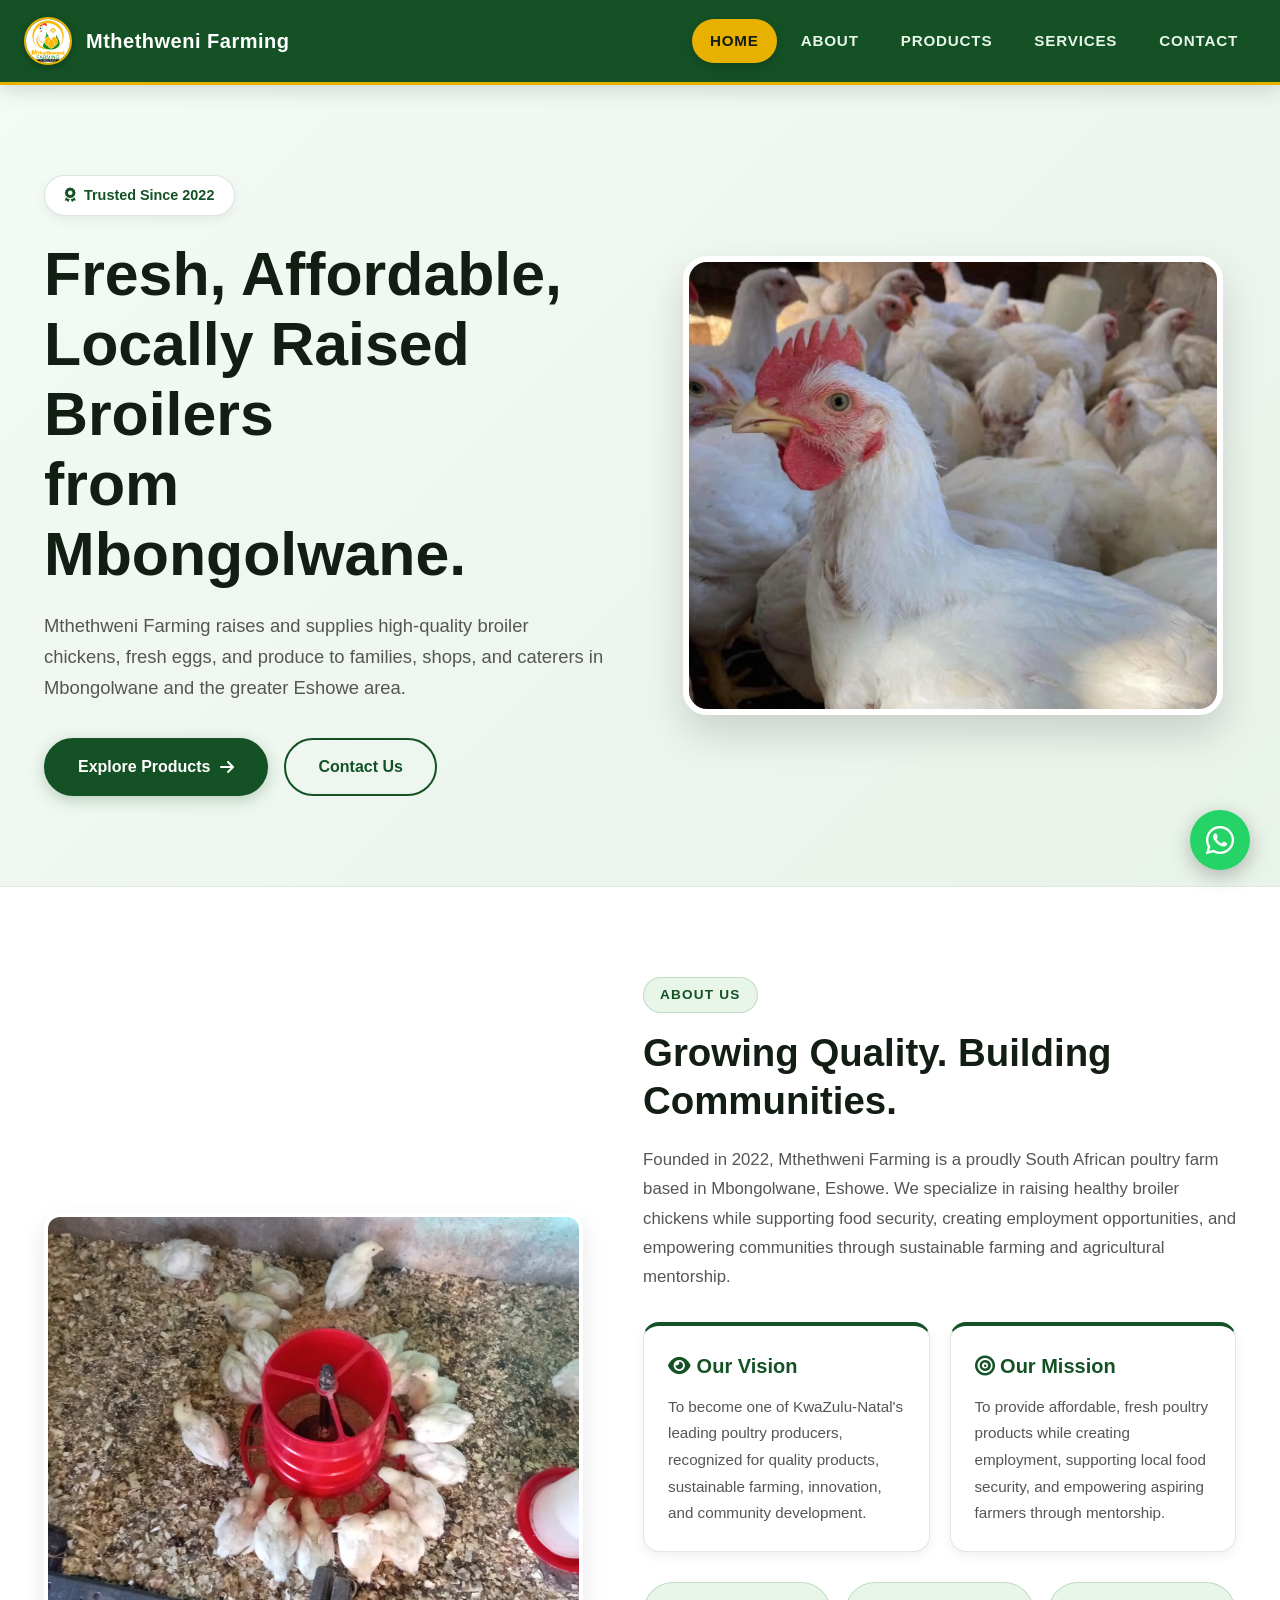
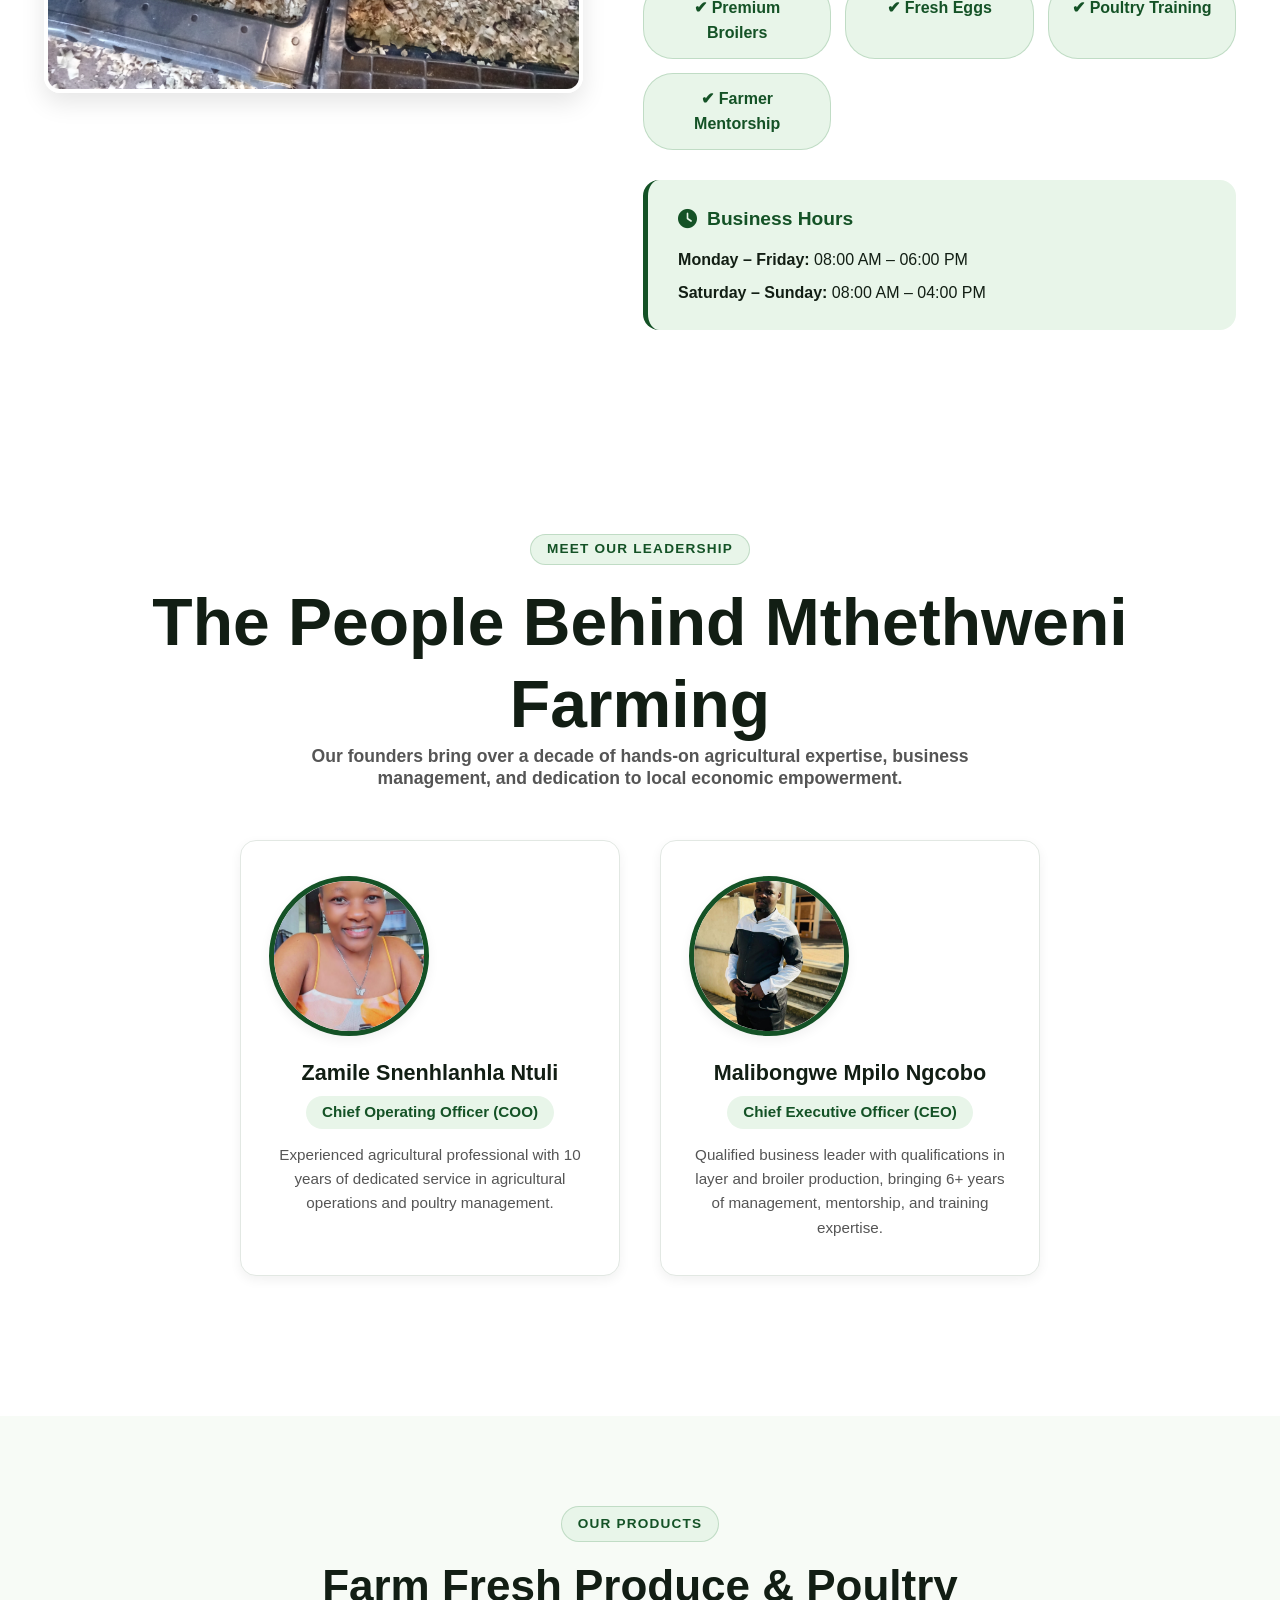
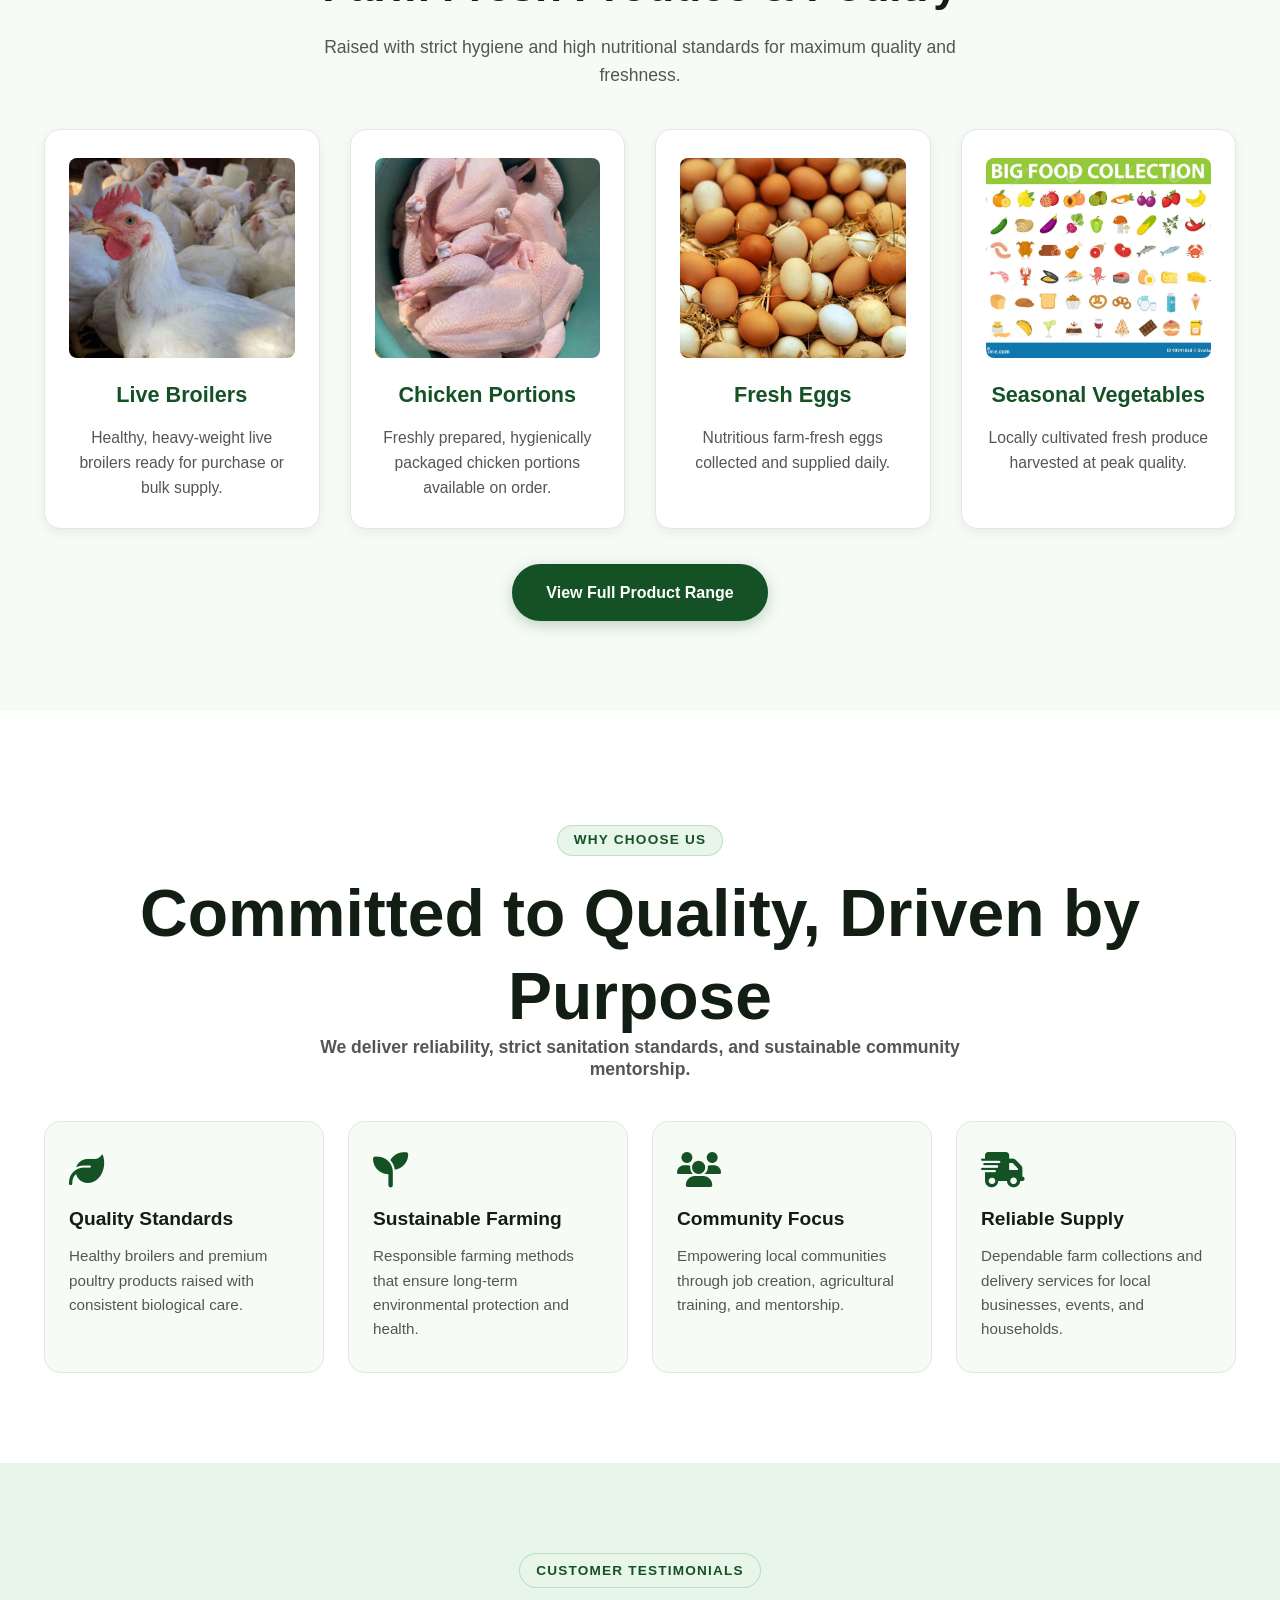
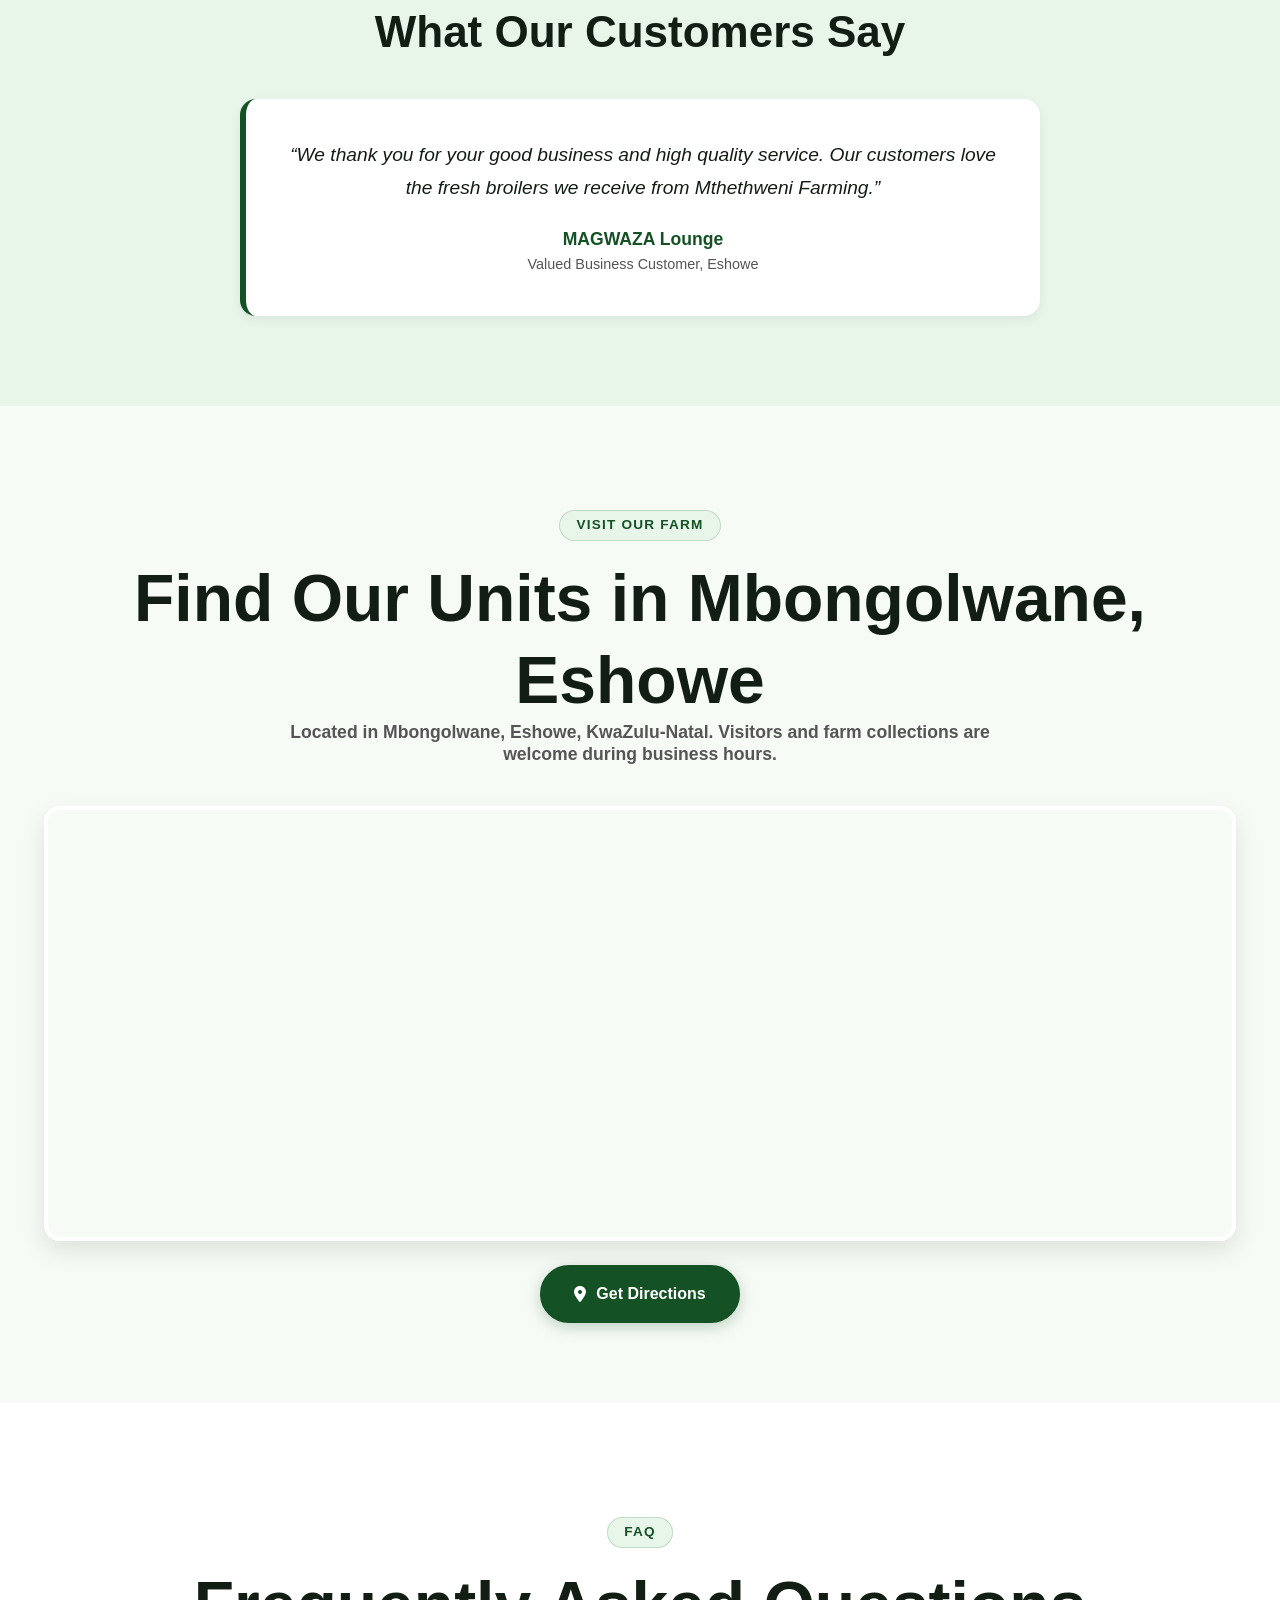
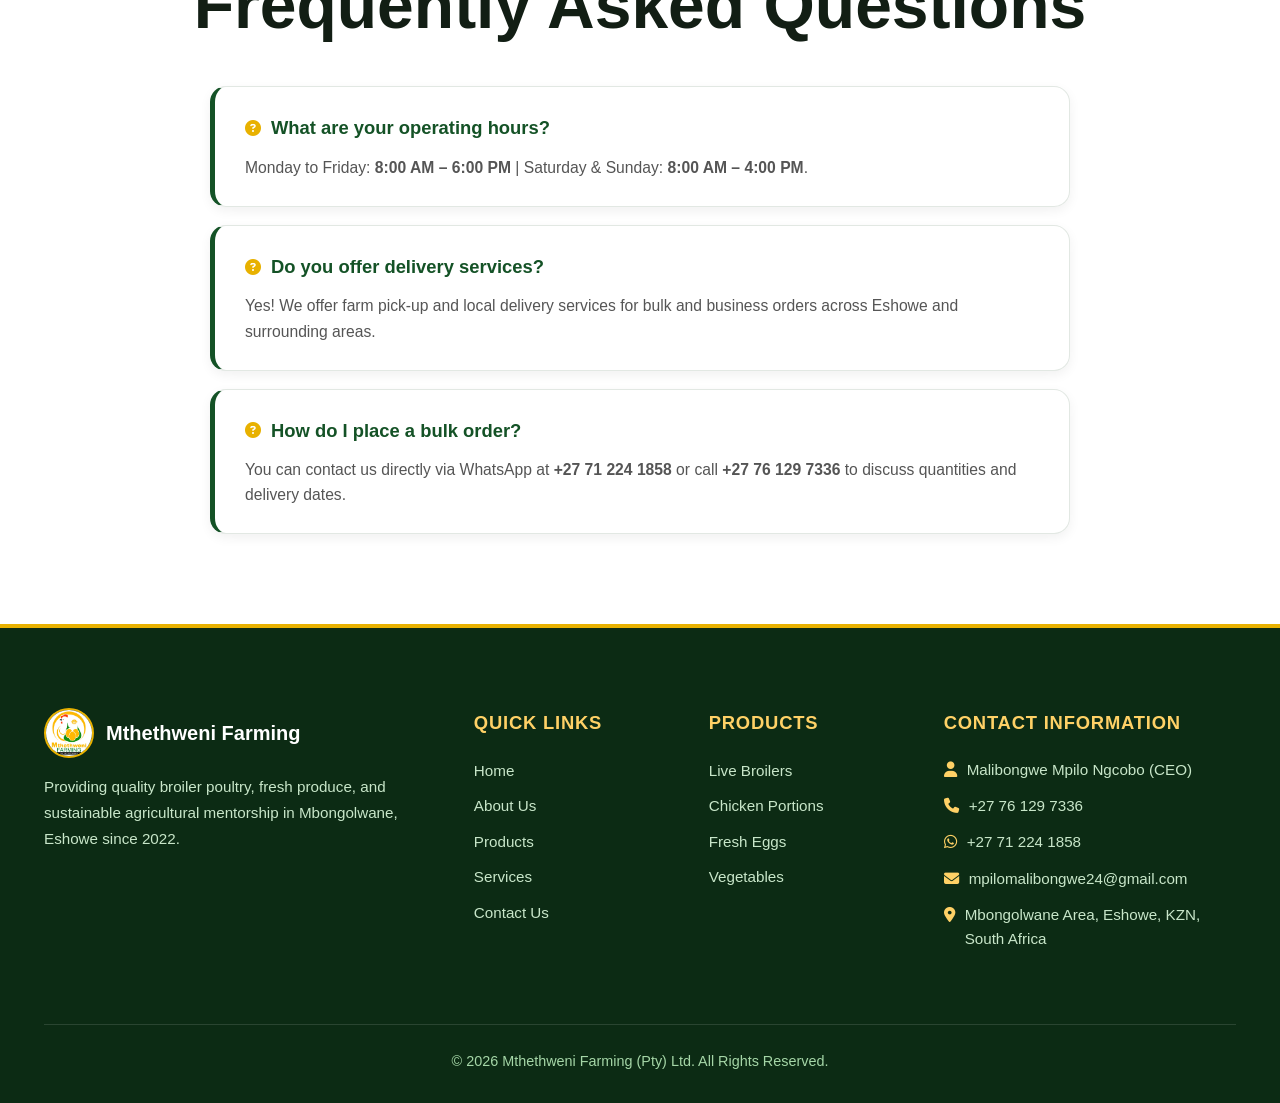
<file: index.html>
<!DOCTYPE html>
<html lang="en">
<head>
    <meta charset="UTF-8">
    <meta name="viewport" content="width=device-width, initial-scale=1.0">
    <title>Home | Mthethweni Farming (Pty) Ltd</title>
    <meta name="description" content="Mthethweni Farming produces fresh, affordable, locally raised broiler chickens, eggs, and agricultural training in Mbongolwane, Eshowe.">
    <link rel="stylesheet" href="styles.css">
    <link rel="stylesheet" href="https://cdnjs.cloudflare.com/ajax/libs/font-awesome/6.5.2/css/all.min.css">
    <script src="script.js" defer></script>
</head>
<body>

    <!-- Navigation Bar -->
    <nav class="navbar">
        <div class="navbar__container">
            <a href="index.html" id="navbar__logo">
                <img src="image/logo.jpg" alt="Mthethweni Farming Logo" class="logo">
                <span>Mthethweni Farming</span>
            </a>
            <div class="navbar__toggle" id="mobile-menu">
                <span class="bar"></span>
                <span class="bar"></span>
                <span class="bar"></span>
            </div>
            <ul class="navbar__menu">
                <li class="navbar__item">
                    <a href="index.html" class="navbar__links active">HOME</a>
                </li>
                <li class="navbar__item">
                    <a href="about.html" class="navbar__links">ABOUT</a>
                </li>
                <li class="navbar__item">
                    <a href="product.html" class="navbar__links">PRODUCTS</a>
                </li>
                <li class="navbar__item">
                    <a href="service.html" class="navbar__links">SERVICES</a>
                </li>
                <li class="navbar__item">
                    <a href="contact.html" class="navbar__links">CONTACT</a>
                </li>
            </ul>
        </div>
    </nav>

    <!-- Floating WhatsApp Button -->
    <a href="https://wa.me/27712241858" class="whatsapp_float" target="_blank" rel="noopener noreferrer" aria-label="Chat on WhatsApp">
        <i class="fa-brands fa-whatsapp"></i>
    </a>

    <!-- Hero Section -->
    <header class="hero">
        <div class="container">
            <div class="hero-content">
                <div class="hero-text">
                    <div class="hero-badge">
                        <i class="fa-solid fa-award"></i> Trusted Since 2022
                    </div>
                    <h1>Fresh, Affordable,<br>Locally Raised Broilers<br>from Mbongolwane.</h1>
                    <p>
                        Mthethweni Farming raises and supplies high-quality broiler chickens, fresh eggs, and produce to families, shops, and caterers in Mbongolwane and the greater Eshowe area.
                    </p>
                    <div class="hero-buttons">
                        <a href="product.html" class="btn-primary">
                            Explore Products <i class="fa-solid fa-arrow-right"></i>
                        </a>
                        <a href="contact.html" class="btn-secondary">
                            Contact Us
                        </a>
                    </div>
                </div>
                <div class="hero-image">
                    <img src="image/broilers.png" alt="Healthy broiler chickens raised with care at Mthethweni Farming">
                </div>
            </div>
        </div>
    </header>

    <!-- About Brief Section -->
    <section class="section about">
        <div class="container about-container">
            <div class="about-image">
                <img src="image/about-farm.jpg" alt="Mthethweni Farming Poultry Facilities">
            </div>
            <div class="about-content">
                <span class="section-tag">About Us</span>
                <h2>Growing Quality. Building Communities.</h2>
                <p>
                    Founded in 2022, Mthethweni Farming is a proudly South African poultry farm based in Mbongolwane, Eshowe. We specialize in raising healthy broiler chickens while supporting food security, creating employment opportunities, and empowering communities through sustainable farming and agricultural mentorship.
                </p>
                <div class="about-grid">
                    <div class="about-card">
                        <h3><i class="fa-solid fa-eye"></i> Our Vision</h3>
                        <p>To become one of KwaZulu-Natal's leading poultry producers, recognized for quality products, sustainable farming, innovation, and community development.</p>
                    </div>
                    <div class="about-card">
                        <h3><i class="fa-solid fa-bullseye"></i> Our Mission</h3>
                        <p>To provide affordable, fresh poultry products while creating employment, supporting local food security, and empowering aspiring farmers through mentorship.</p>
                    </div>
                </div>
                <ul class="about-checklist">
                    <li>&#10004; Premium Broilers</li>
                    <li>&#10004; Fresh Eggs</li>
                    <li>&#10004; Poultry Training</li>
                    <li>&#10004; Farmer Mentorship</li>
                </ul>
                <div class="business-hours">
                    <h3><i class="fa-solid fa-clock"></i> Business Hours</h3>
                    <ul>
                        <li><strong>Monday – Friday:</strong> 08:00 AM – 06:00 PM</li>
                        <li><strong>Saturday – Sunday:</strong> 08:00 AM – 04:00 PM</li>
                    </ul>
                </div>
            </div>
        </div>
    </section>

    <!-- Founders Section -->
    <section class="section why-us">
        <div class="container">
            <div class="section-title text-center">
                <span class="section-tag">Meet Our Leadership</span>
                <h2>The People Behind Mthethweni Farming</h2>
                <p class="section-description">
                    Our founders bring over a decade of hands-on agricultural expertise, business management, and dedication to local economic empowerment.
                </p>
            </div>
            <div class="owners">
                <div class="owner">
                    <img src="image/LadyOwner.jpg" alt="Zamile Snenhlanhla Ntuli">
                    <h3>Zamile Snenhlanhla Ntuli</h3>
                    <span class="role">Chief Operating Officer (COO)</span>
                    <p>Experienced agricultural professional with 10 years of dedicated service in agricultural operations and poultry management.</p>
                </div>
                <div class="owner">
                    <img src="image/MaleOwner.jpg" alt="Malibongwe Mpilo Ngcobo">
                    <h3>Malibongwe Mpilo Ngcobo</h3>
                    <span class="role">Chief Executive Officer (CEO)</span>
                    <p>Qualified business leader with qualifications in layer and broiler production, bringing 6+ years of management, mentorship, and training expertise.</p>
                </div>
            </div>
        </div>
    </section>

    <!-- Products Showcase Section -->
    <section class="section products-section">
        <div class="container text-center">
            <span class="section-tag">Our Products</span>
            <h2 class="section-title">Farm Fresh Produce & Poultry</h2>
            <p class="section-description">
                Raised with strict hygiene and high nutritional standards for maximum quality and freshness.
            </p>
            <div class="card-grid">
                <div class="card">
                    <div class="card-img-wrapper">
                        <img src="image/broilers.png" alt="Live Broiler Chickens">
                    </div>
                    <h3>Live Broilers</h3>
                    <p>Healthy, heavy-weight live broilers ready for purchase or bulk supply.</p>
                </div>
                <div class="card">
                    <div class="card-img-wrapper">
                        <img src="image/portions.png" alt="Fresh Chicken Portions">
                    </div>
                    <h3>Chicken Portions</h3>
                    <p>Freshly prepared, hygienically packaged chicken portions available on order.</p>
                </div>
                <div class="card">
                    <div class="card-img-wrapper">
                        <img src="image/eggs.jpg" alt="Fresh Farm Eggs">
                    </div>
                    <h3>Fresh Eggs</h3>
                    <p>Nutritious farm-fresh eggs collected and supplied daily.</p>
                </div>
                <div class="card">
                    <div class="card-img-wrapper">
                        <img src="image/vegetables.jpg" alt="Fresh Vegetables">
                    </div>
                    <h3>Seasonal Vegetables</h3>
                    <p>Locally cultivated fresh produce harvested at peak quality.</p>
                </div>
            </div>
            <div style="margin-top: 35px;">
                <a href="product.html" class="btn-primary">View Full Product Range</a>
            </div>
        </div>
    </section>

    <!-- Why Choose Us Features Grid -->
    <section class="section">
        <div class="container">
            <div class="section-title text-center">
                <span class="section-tag">Why Choose Us</span>
                <h2>Committed to Quality, Driven by Purpose</h2>
                <p class="section-description">
                    We deliver reliability, strict sanitation standards, and sustainable community mentorship.
                </p>
            </div>
            <div class="features">
                <div class="feature-card">
                    <i class="fa-solid fa-leaf"></i>
                    <h3>Quality Standards</h3>
                    <p>Healthy broilers and premium poultry products raised with consistent biological care.</p>
                </div>
                <div class="feature-card">
                    <i class="fa-solid fa-seedling"></i>
                    <h3>Sustainable Farming</h3>
                    <p>Responsible farming methods that ensure long-term environmental protection and health.</p>
                </div>
                <div class="feature-card">
                    <i class="fa-solid fa-users"></i>
                    <h3>Community Focus</h3>
                    <p>Empowering local communities through job creation, agricultural training, and mentorship.</p>
                </div>
                <div class="feature-card">
                    <i class="fa-solid fa-truck-fast"></i>
                    <h3>Reliable Supply</h3>
                    <p>Dependable farm collections and delivery services for local businesses, events, and households.</p>
                </div>
            </div>
        </div>
    </section>

    <!-- Testimonials Section -->
    <section class="testimonials-section">
        <div class="container text-center">
            <span class="section-tag">Customer Testimonials</span>
            <h2 class="section-title">What Our Customers Say</h2>
            <div class="testimonial-card" style="margin-top: 40px;">
                <p class="testimonial-text">
                    &ldquo;We thank you for your good business and high quality service. Our customers love the fresh broilers we receive from Mthethweni Farming.&rdquo;
                </p>
                <p class="testimonial-author">MAGWAZA Lounge</p>
                <p class="testimonial-role">Valued Business Customer, Eshowe</p>
            </div>
        </div>
    </section>

    <!-- Map & Location Section -->
    <section class="section map-section">
        <div class="container">
            <div class="section-title text-center">
                <span class="section-tag">Visit Our Farm</span>
                <h2>Find Our Units in Mbongolwane, Eshowe</h2>
                <p class="section-description">
                    Located in Mbongolwane, Eshowe, KwaZulu-Natal. Visitors and farm collections are welcome during business hours.
                </p>
            </div>
            <div class="map-container">
                <iframe
                    src="https://www.google.com/maps?q=-28.920222,31.228056&output=embed"
                    allowfullscreen=""
                    loading="lazy"
                    title="Mthethweni Farming Location Map">
                </iframe>
            </div>
            <div class="get-directions">
                <a href="https://www.google.com/maps/dir/?api=1&destination=-28.920222,31.228056" target="_blank" rel="noopener noreferrer" class="btn-primary">
                    <i class="fa-solid fa-location-dot"></i> Get Directions
                </a>
            </div>
        </div>
    </section>

    <!-- FAQ Section -->
    <section class="section faq">
        <div class="container">
            <div class="section-title text-center">
                <span class="section-tag">FAQ</span>
                <h2>Frequently Asked Questions</h2>
            </div>
            <div class="faq-container">
                <div class="faq-item">
                    <h3><i class="fa-solid fa-circle-question"></i> What are your operating hours?</h3>
                    <p>Monday to Friday: <strong>8:00 AM – 6:00 PM</strong> | Saturday & Sunday: <strong>8:00 AM – 4:00 PM</strong>.</p>
                </div>
                <div class="faq-item">
                    <h3><i class="fa-solid fa-circle-question"></i> Do you offer delivery services?</h3>
                    <p>Yes! We offer farm pick-up and local delivery services for bulk and business orders across Eshowe and surrounding areas.</p>
                </div>
                <div class="faq-item">
                    <h3><i class="fa-solid fa-circle-question"></i> How do I place a bulk order?</h3>
                    <p>You can contact us directly via WhatsApp at <strong>+27 71 224 1858</strong> or call <strong>+27 76 129 7336</strong> to discuss quantities and delivery dates.</p>
                </div>
            </div>
        </div>
    </section>

    <!-- Footer -->
    <footer class="footer">
        <div class="container">
            <div class="footer__container">
                <div class="footer__column">
                    <div class="footer__logo-wrap">
                        <img src="image/logo.jpg" alt="Mthethweni Farming Logo">
                        <span>Mthethweni Farming</span>
                    </div>
                    <p>Providing quality broiler poultry, fresh produce, and sustainable agricultural mentorship in Mbongolwane, Eshowe since 2022.</p>
                </div>
                <div class="footer__column">
                    <h3>Quick Links</h3>
                    <ul>
                        <li><a href="index.html">Home</a></li>
                        <li><a href="about.html">About Us</a></li>
                        <li><a href="product.html">Products</a></li>
                        <li><a href="service.html">Services</a></li>
                        <li><a href="contact.html">Contact Us</a></li>
                    </ul>
                </div>
                <div class="footer__column">
                    <h3>Products</h3>
                    <ul>
                        <li><a href="product.html">Live Broilers</a></li>
                        <li><a href="product.html">Chicken Portions</a></li>
                        <li><a href="product.html">Fresh Eggs</a></li>
                        <li><a href="product.html">Vegetables</a></li>
                    </ul>
                </div>
                <div class="footer__column">
                    <h3>Contact Information</h3>
                    <div class="footer__contact-item">
                        <i class="fa-solid fa-user"></i>
                        <span>Malibongwe Mpilo Ngcobo (CEO)</span>
                    </div>
                    <div class="footer__contact-item">
                        <i class="fa-solid fa-phone"></i>
                        <span>+27 76 129 7336</span>
                    </div>
                    <div class="footer__contact-item">
                        <i class="fa-brands fa-whatsapp"></i>
                        <span>+27 71 224 1858</span>
                    </div>
                    <div class="footer__contact-item">
                        <i class="fa-solid fa-envelope"></i>
                        <span>mpilomalibongwe24@gmail.com</span>
                    </div>
                    <div class="footer__contact-item">
                        <i class="fa-solid fa-location-dot"></i>
                        <span>Mbongolwane Area, Eshowe, KZN, South Africa</span>
                    </div>
                </div>
            </div>
            <div class="footer-bottom">
                <p>&copy; 2026 Mthethweni Farming (Pty) Ltd. All Rights Reserved.</p>
            </div>
        </div>
    </footer>

</body>
</html>
</file>
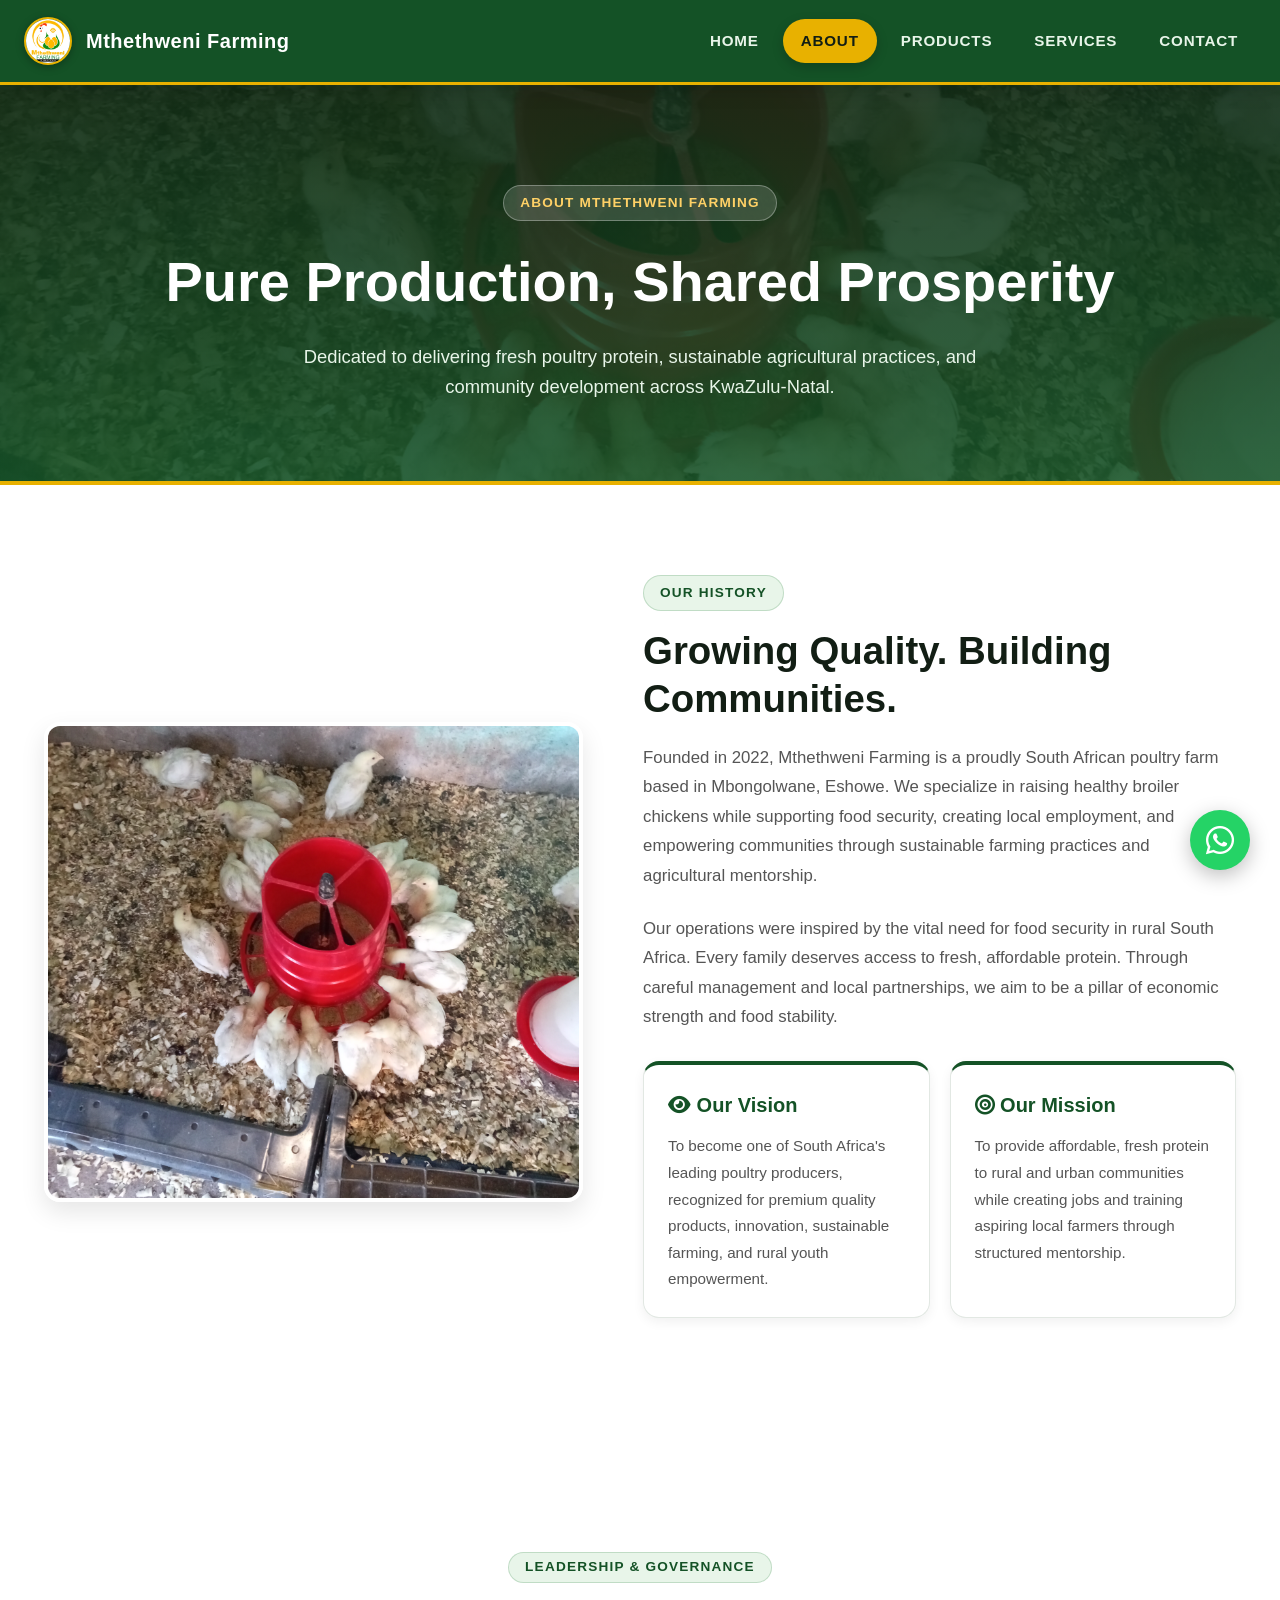
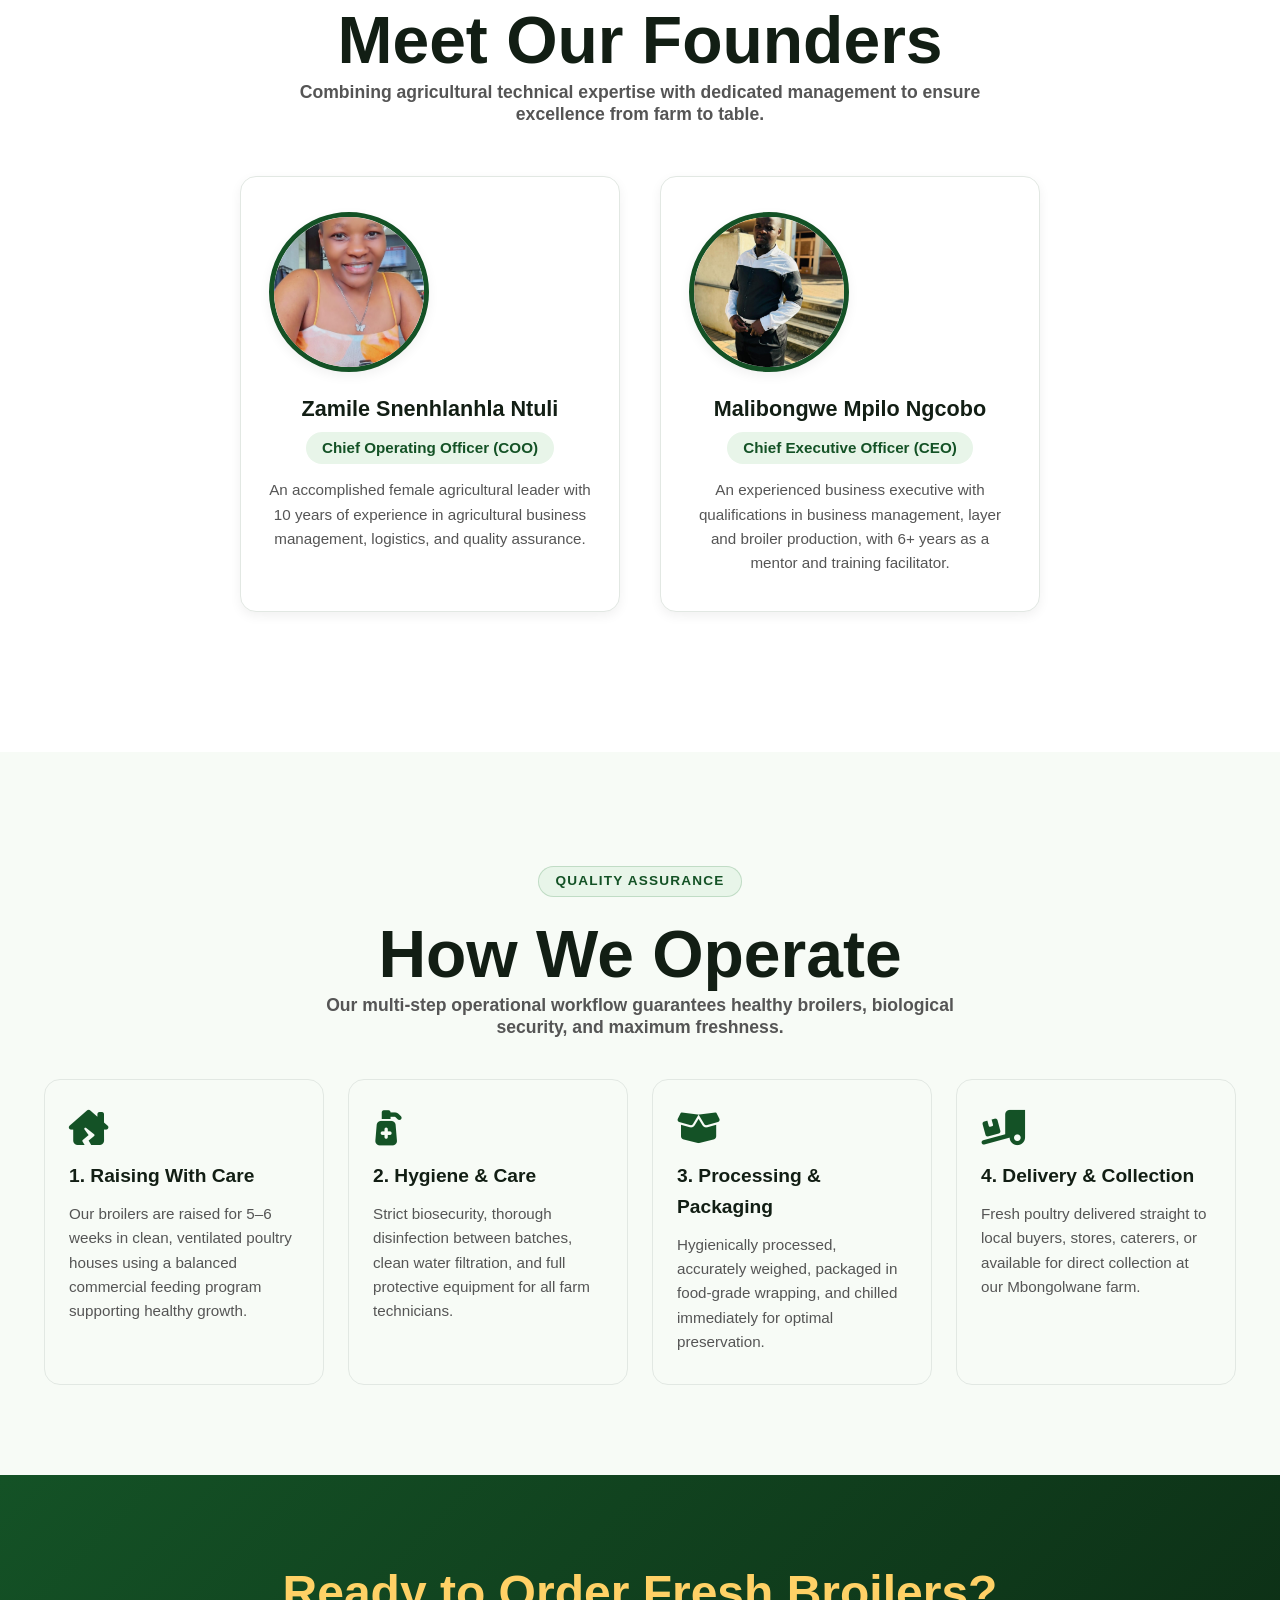
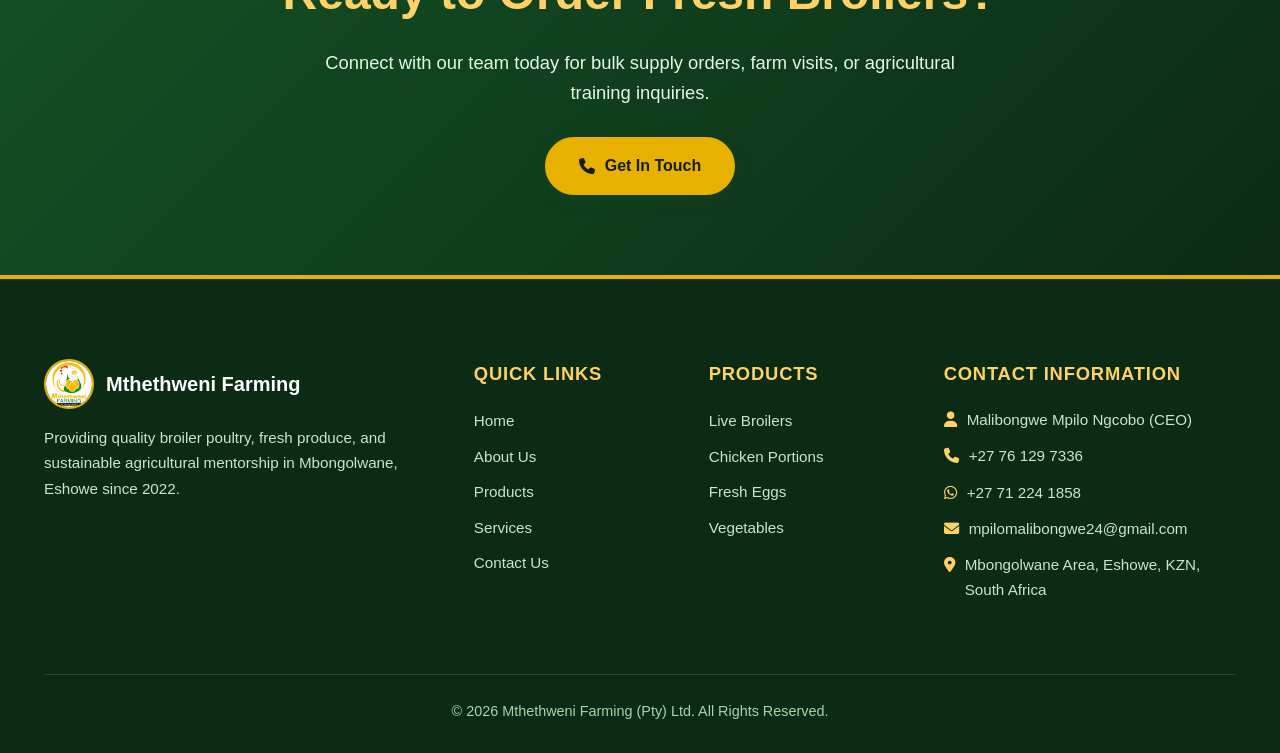
<file: about.html>
<!DOCTYPE html>
<html lang="en">
<head>
    <meta charset="UTF-8">
    <meta name="viewport" content="width=device-width, initial-scale=1.0">
    <title>About Us | Mthethweni Farming (Pty) Ltd</title>
    <meta name="description" content="Learn about Mthethweni Farming's mission, leadership, vision, and sustainable poultry farming practices in Mbongolwane, Eshowe.">
    <link rel="stylesheet" href="styles.css">
    <link rel="stylesheet" href="https://cdnjs.cloudflare.com/ajax/libs/font-awesome/6.5.2/css/all.min.css">
    <script src="script.js" defer></script>
</head>
<body>

    <!-- Navigation Bar -->
    <nav class="navbar">
        <div class="navbar__container">
            <a href="index.html" id="navbar__logo">
                <img src="image/logo.jpg" alt="Mthethweni Farming Logo" class="logo">
                <span>Mthethweni Farming</span>
            </a>
            <div class="navbar__toggle" id="mobile-menu">
                <span class="bar"></span>
                <span class="bar"></span>
                <span class="bar"></span>
            </div>
            <ul class="navbar__menu">
                <li class="navbar__item">
                    <a href="index.html" class="navbar__links">HOME</a>
                </li>
                <li class="navbar__item">
                    <a href="about.html" class="navbar__links active">ABOUT</a>
                </li>
                <li class="navbar__item">
                    <a href="product.html" class="navbar__links">PRODUCTS</a>
                </li>
                <li class="navbar__item">
                    <a href="service.html" class="navbar__links">SERVICES</a>
                </li>
                <li class="navbar__item">
                    <a href="contact.html" class="navbar__links">CONTACT</a>
                </li>
            </ul>
        </div>
    </nav>

    <!-- Floating WhatsApp Button -->
    <a href="https://wa.me/27712241858" class="whatsapp_float" target="_blank" rel="noopener noreferrer" aria-label="Chat on WhatsApp">
        <i class="fa-brands fa-whatsapp"></i>
    </a>

    <!-- Page Hero Banner -->
    <section class="page-hero page-hero--about">
        <div class="container">
            <span class="section-tag">About Mthethweni Farming</span>
            <h1>Pure Production, Shared Prosperity</h1>
            <p>Dedicated to delivering fresh poultry protein, sustainable agricultural practices, and community development across KwaZulu-Natal.</p>
        </div>
    </section>

    <!-- About Detailed Section -->
    <section class="section">
        <div class="container about-container">
            <div class="about-image">
                <img src="image/about-farm.jpg" alt="Mthethweni Farming Poultry Facilities">
            </div>
            <div class="about-content">
                <span class="section-tag">Our History</span>
                <h2>Growing Quality. Building Communities.</h2>
                <p>
                    Founded in 2022, Mthethweni Farming is a proudly South African poultry farm based in Mbongolwane, Eshowe. We specialize in raising healthy broiler chickens while supporting food security, creating local employment, and empowering communities through sustainable farming practices and agricultural mentorship.
                </p>
                <p>
                    Our operations were inspired by the vital need for food security in rural South Africa. Every family deserves access to fresh, affordable protein. Through careful management and local partnerships, we aim to be a pillar of economic strength and food stability.
                </p>
                <div class="about-grid">
                    <div class="about-card">
                        <h3><i class="fa-solid fa-eye"></i> Our Vision</h3>
                        <p>To become one of South Africa's leading poultry producers, recognized for premium quality products, innovation, sustainable farming, and rural youth empowerment.</p>
                    </div>
                    <div class="about-card">
                        <h3><i class="fa-solid fa-bullseye"></i> Our Mission</h3>
                        <p>To provide affordable, fresh protein to rural and urban communities while creating jobs and training aspiring local farmers through structured mentorship.</p>
                    </div>
                </div>
            </div>
        </div>
    </section>

    <!-- Leadership Section -->
    <section class="section why-us">
        <div class="container">
            <div class="section-title text-center">
                <span class="section-tag">Leadership & Governance</span>
                <h2>Meet Our Founders</h2>
                <p class="section-description">
                    Combining agricultural technical expertise with dedicated management to ensure excellence from farm to table.
                </p>
            </div>
            <div class="owners">
                <div class="owner">
                    <img src="image/LadyOwner.jpg" alt="Zamile Snenhlanhla Ntuli">
                    <h3>Zamile Snenhlanhla Ntuli</h3>
                    <span class="role">Chief Operating Officer (COO)</span>
                    <p>An accomplished female agricultural leader with 10 years of experience in agricultural business management, logistics, and quality assurance.</p>
                </div>
                <div class="owner">
                    <img src="image/MaleOwner.jpg" alt="Malibongwe Mpilo Ngcobo">
                    <h3>Malibongwe Mpilo Ngcobo</h3>
                    <span class="role">Chief Executive Officer (CEO)</span>
                    <p>An experienced business executive with qualifications in business management, layer and broiler production, with 6+ years as a mentor and training facilitator.</p>
                </div>
            </div>
        </div>
    </section>

    <!-- How We Do It / Operational Standards -->
    <section class="section products-section">
        <div class="container">
            <div class="section-title text-center">
                <span class="section-tag">Quality Assurance</span>
                <h2>How We Operate</h2>
                <p class="section-description">
                    Our multi-step operational workflow guarantees healthy broilers, biological security, and maximum freshness.
                </p>
            </div>
            <div class="features">
                <div class="feature-card">
                    <i class="fa-solid fa-house-chimney-crack"></i>
                    <h3>1. Raising With Care</h3>
                    <p>Our broilers are raised for 5–6 weeks in clean, ventilated poultry houses using a balanced commercial feeding program supporting healthy growth.</p>
                </div>
                <div class="feature-card">
                    <i class="fa-solid fa-pump-medical"></i>
                    <h3>2. Hygiene & Care</h3>
                    <p>Strict biosecurity, thorough disinfection between batches, clean water filtration, and full protective equipment for all farm technicians.</p>
                </div>
                <div class="feature-card">
                    <i class="fa-solid fa-box-open"></i>
                    <h3>3. Processing & Packaging</h3>
                    <p>Hygienically processed, accurately weighed, packaged in food-grade wrapping, and chilled immediately for optimal preservation.</p>
                </div>
                <div class="feature-card">
                    <i class="fa-solid fa-truck-ramp-box"></i>
                    <h3>4. Delivery & Collection</h3>
                    <p>Fresh poultry delivered straight to local buyers, stores, caterers, or available for direct collection at our Mbongolwane farm.</p>
                </div>
            </div>
        </div>
    </section>

    <!-- Call to Action Banner -->
    <section class="cta-banner">
        <div class="container">
            <h2>Ready to Order Fresh Broilers?</h2>
            <p>Connect with our team today for bulk supply orders, farm visits, or agricultural training inquiries.</p>
            <a href="contact.html" class="btn-primary" style="background: var(--accent-gold); color: var(--dark) !important; border-color: var(--accent-gold);">
                <i class="fa-solid fa-phone"></i> Get In Touch
            </a>
        </div>
    </section>

    <!-- Footer -->
    <footer class="footer">
        <div class="container">
            <div class="footer__container">
                <div class="footer__column">
                    <div class="footer__logo-wrap">
                        <img src="image/logo.jpg" alt="Mthethweni Farming Logo">
                        <span>Mthethweni Farming</span>
                    </div>
                    <p>Providing quality broiler poultry, fresh produce, and sustainable agricultural mentorship in Mbongolwane, Eshowe since 2022.</p>
                </div>
                <div class="footer__column">
                    <h3>Quick Links</h3>
                    <ul>
                        <li><a href="index.html">Home</a></li>
                        <li><a href="about.html">About Us</a></li>
                        <li><a href="product.html">Products</a></li>
                        <li><a href="service.html">Services</a></li>
                        <li><a href="contact.html">Contact Us</a></li>
                    </ul>
                </div>
                <div class="footer__column">
                    <h3>Products</h3>
                    <ul>
                        <li><a href="product.html">Live Broilers</a></li>
                        <li><a href="product.html">Chicken Portions</a></li>
                        <li><a href="product.html">Fresh Eggs</a></li>
                        <li><a href="product.html">Vegetables</a></li>
                    </ul>
                </div>
                <div class="footer__column">
                    <h3>Contact Information</h3>
                    <div class="footer__contact-item">
                        <i class="fa-solid fa-user"></i>
                        <span>Malibongwe Mpilo Ngcobo (CEO)</span>
                    </div>
                    <div class="footer__contact-item">
                        <i class="fa-solid fa-phone"></i>
                        <span>+27 76 129 7336</span>
                    </div>
                    <div class="footer__contact-item">
                        <i class="fa-brands fa-whatsapp"></i>
                        <span>+27 71 224 1858</span>
                    </div>
                    <div class="footer__contact-item">
                        <i class="fa-solid fa-envelope"></i>
                        <span>mpilomalibongwe24@gmail.com</span>
                    </div>
                    <div class="footer__contact-item">
                        <i class="fa-solid fa-location-dot"></i>
                        <span>Mbongolwane Area, Eshowe, KZN, South Africa</span>
                    </div>
                </div>
            </div>
            <div class="footer-bottom">
                <p>&copy; 2026 Mthethweni Farming (Pty) Ltd. All Rights Reserved.</p>
            </div>
        </div>
    </footer>

</body>
</html>
</file>
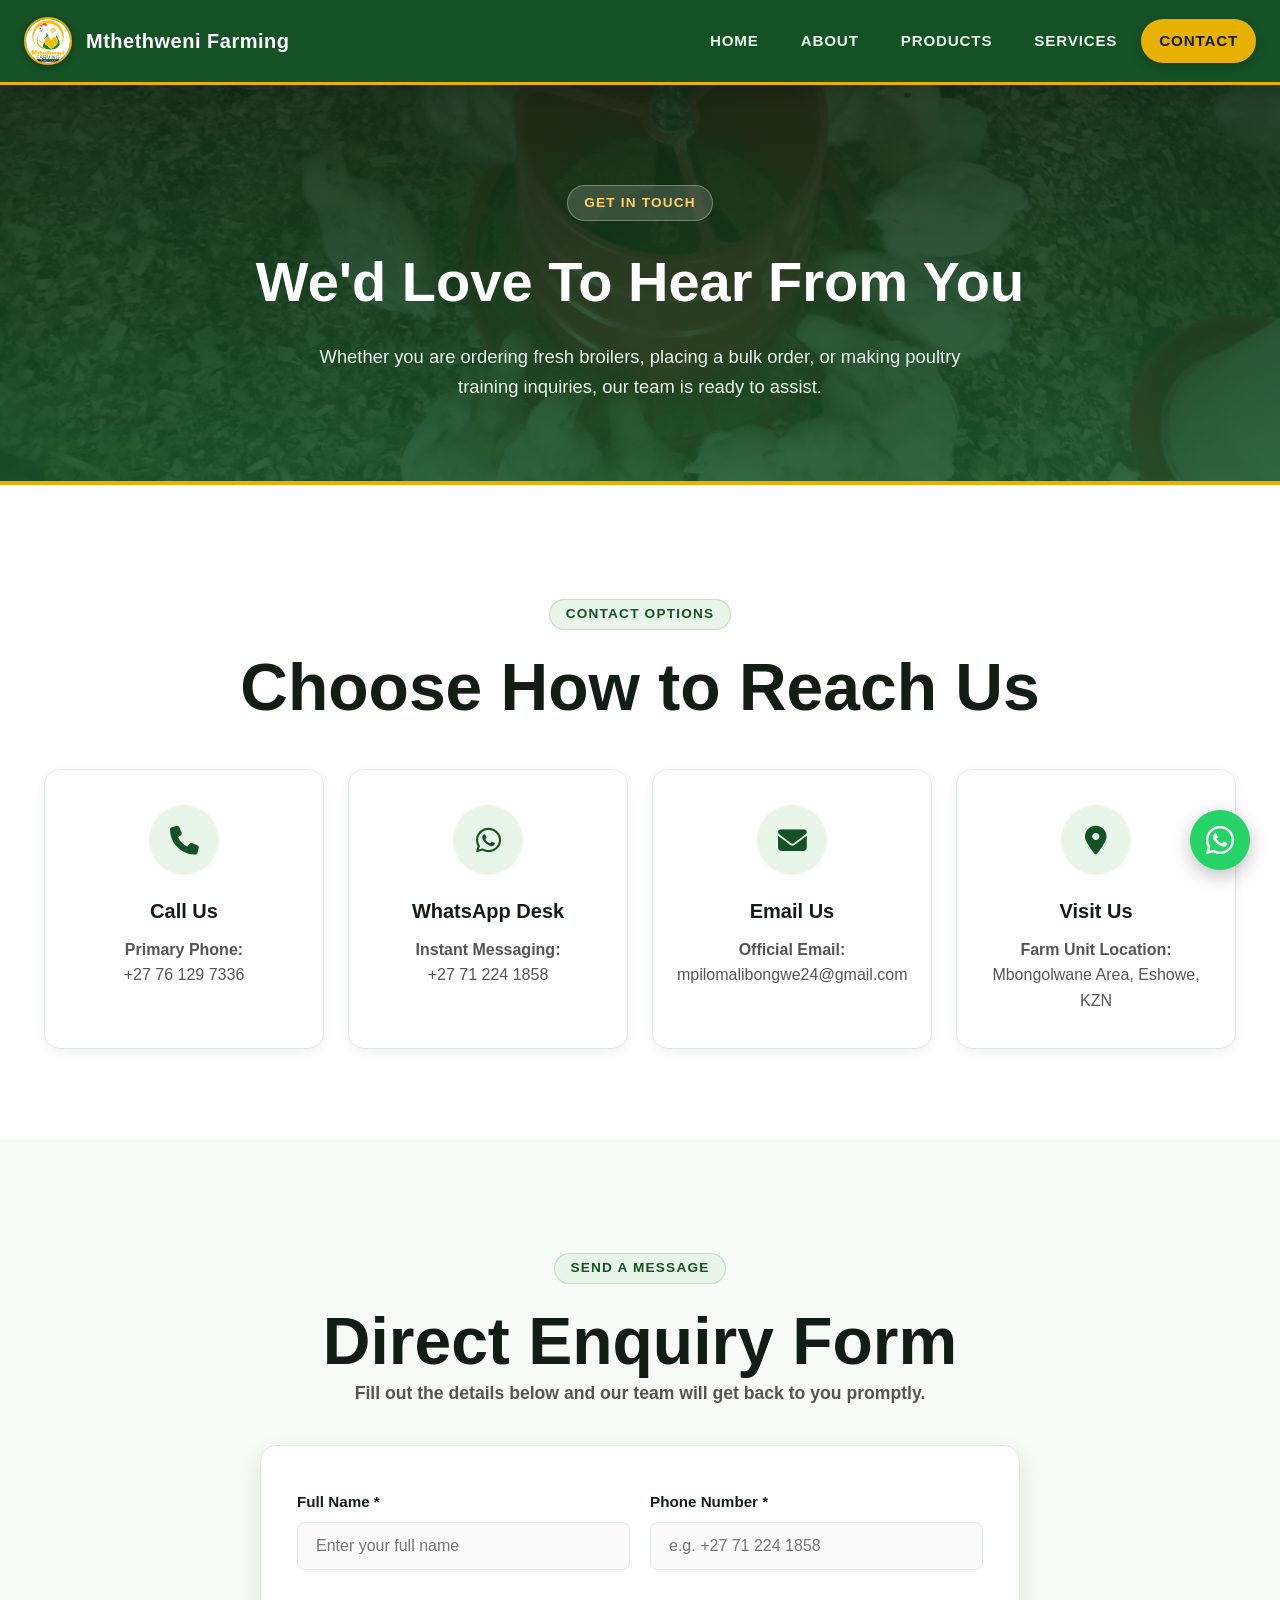
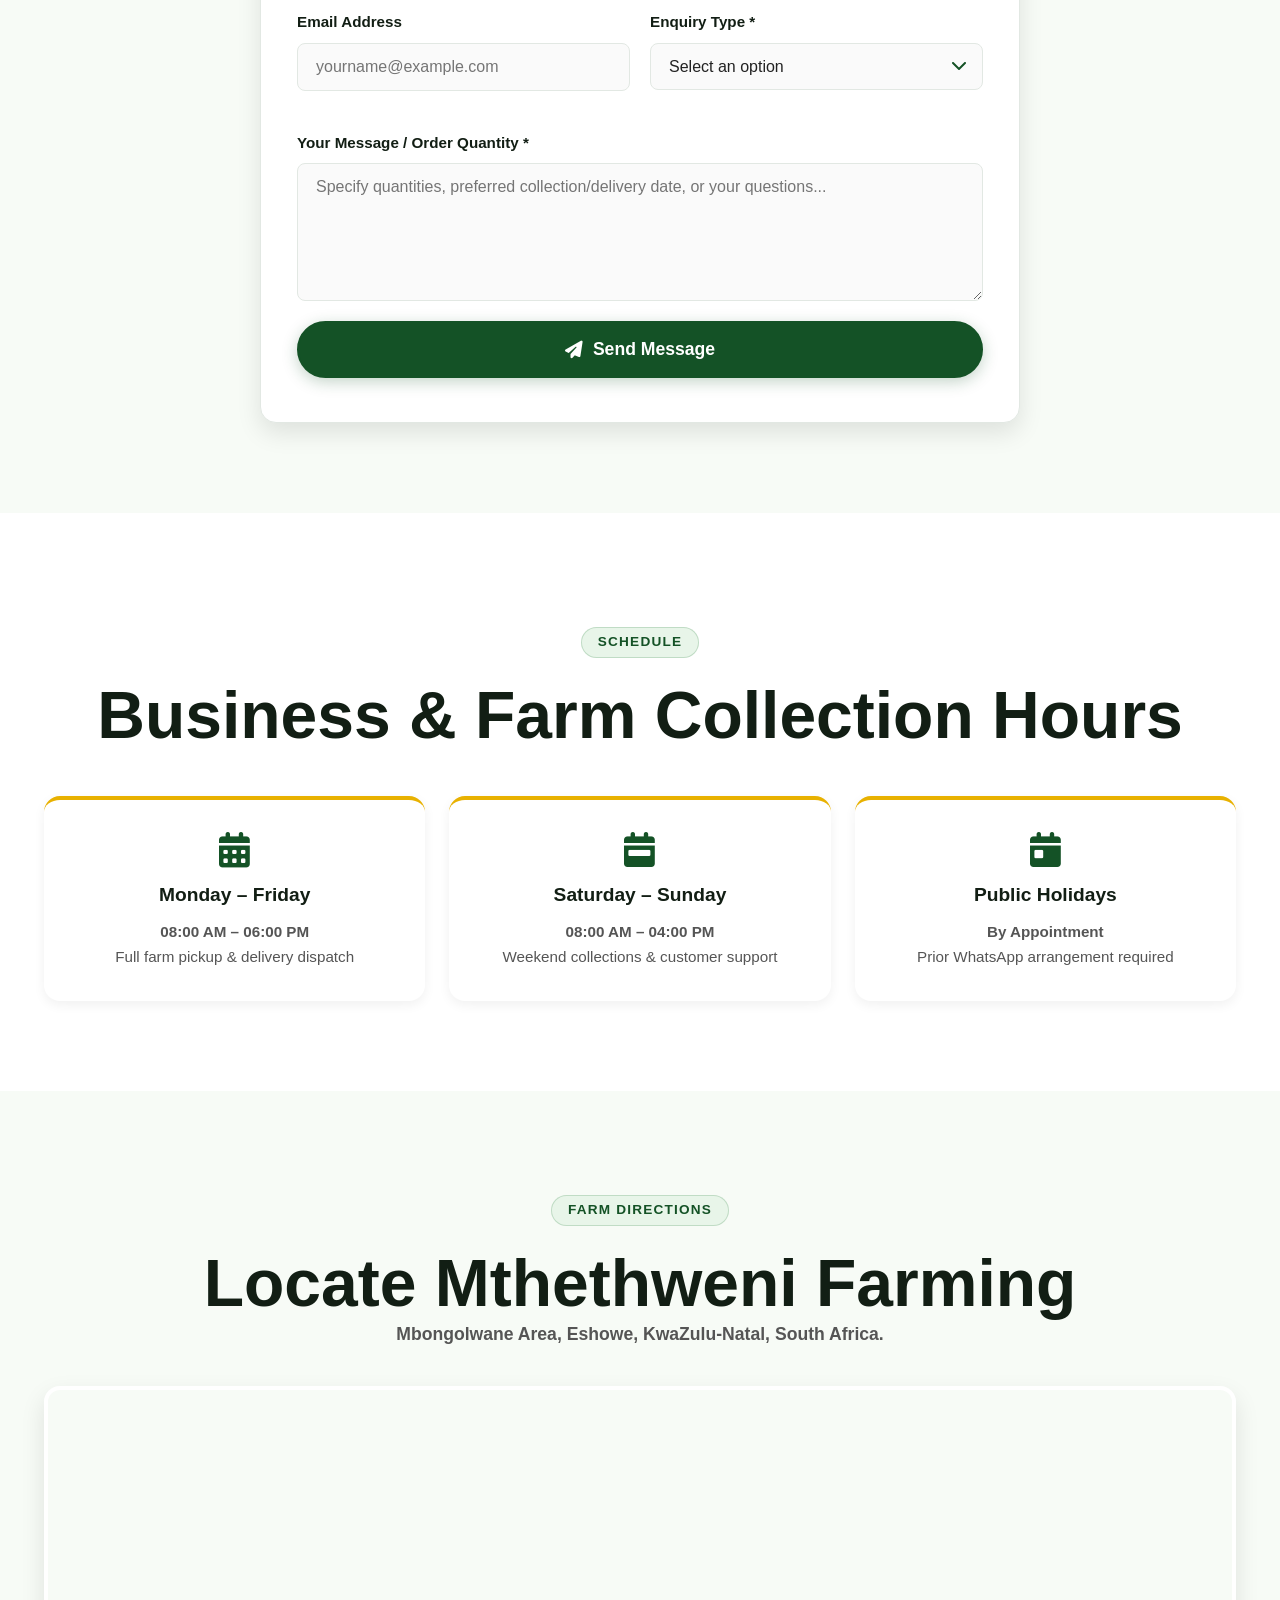
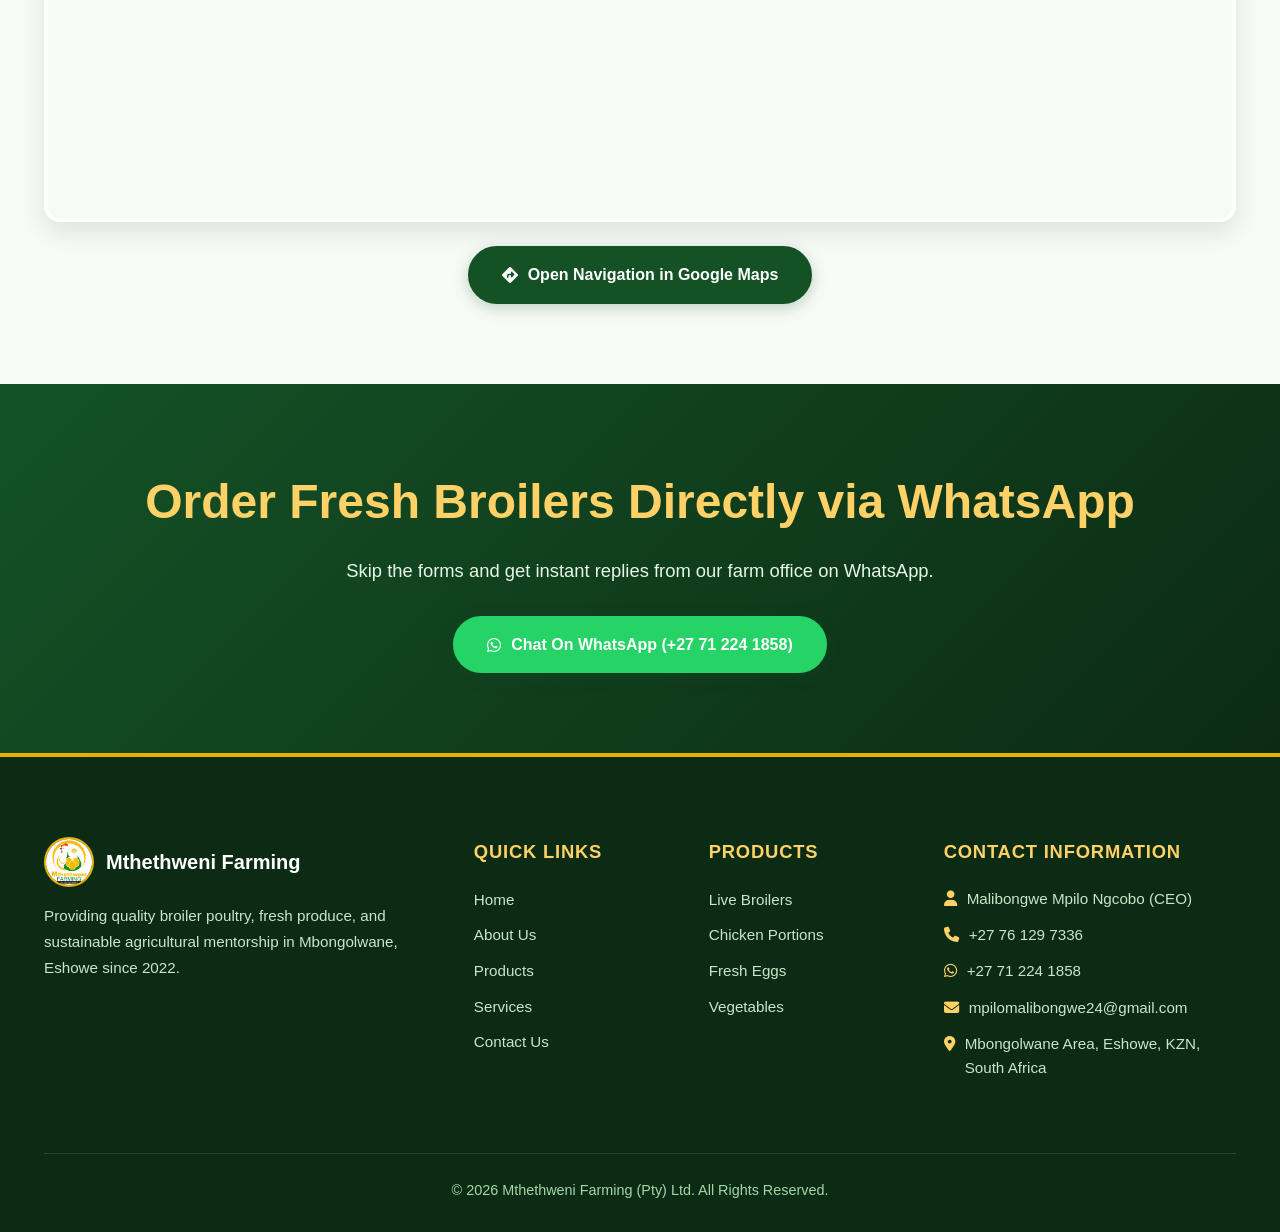
<file: contact.html>
<!DOCTYPE html>
<html lang="en">
<head>
    <meta charset="UTF-8">
    <meta name="viewport" content="width=device-width, initial-scale=1.0">
    <title>Contact Us | Mthethweni Farming (Pty) Ltd</title>
    <meta name="description" content="Contact Mthethweni Farming via phone, WhatsApp, email, or visit our farm unit in Mbongolwane, Eshowe.">
    <link rel="stylesheet" href="styles.css">
    <link rel="stylesheet" href="https://cdnjs.cloudflare.com/ajax/libs/font-awesome/6.5.2/css/all.min.css">
    <script src="script.js" defer></script>
</head>
<body>

    <!-- Navigation Bar -->
    <nav class="navbar">
        <div class="navbar__container">
            <a href="index.html" id="navbar__logo">
                <img src="image/logo.jpg" alt="Mthethweni Farming Logo" class="logo">
                <span>Mthethweni Farming</span>
            </a>
            <div class="navbar__toggle" id="mobile-menu">
                <span class="bar"></span>
                <span class="bar"></span>
                <span class="bar"></span>
            </div>
            <ul class="navbar__menu">
                <li class="navbar__item">
                    <a href="index.html" class="navbar__links">HOME</a>
                </li>
                <li class="navbar__item">
                    <a href="about.html" class="navbar__links">ABOUT</a>
                </li>
                <li class="navbar__item">
                    <a href="product.html" class="navbar__links">PRODUCTS</a>
                </li>
                <li class="navbar__item">
                    <a href="service.html" class="navbar__links">SERVICES</a>
                </li>
                <li class="navbar__item">
                    <a href="contact.html" class="navbar__links active">CONTACT</a>
                </li>
            </ul>
        </div>
    </nav>

    <!-- Floating WhatsApp Button -->
    <a href="https://wa.me/27712241858" class="whatsapp_float" target="_blank" rel="noopener noreferrer" aria-label="Chat on WhatsApp">
        <i class="fa-brands fa-whatsapp"></i>
    </a>

    <!-- Page Hero Banner -->
    <section class="page-hero page-hero--contact">
        <div class="container">
            <span class="section-tag">Get In Touch</span>
            <h1>We'd Love To Hear From You</h1>
            <p>Whether you are ordering fresh broilers, placing a bulk order, or making poultry training inquiries, our team is ready to assist.</p>
        </div>
    </section>

    <!-- Contact Info Cards -->
    <section class="section">
        <div class="container">
            <div class="section-title text-center">
                <span class="section-tag">Contact Options</span>
                <h2>Choose How to Reach Us</h2>
            </div>
            <div class="contact-grid">
                <div class="contact-card">
                    <i class="fa-solid fa-phone"></i>
                    <h3>Call Us</h3>
                    <p><strong>Primary Phone:</strong><br>+27 76 129 7336</p>
                </div>
                <div class="contact-card">
                    <i class="fa-brands fa-whatsapp"></i>
                    <h3>WhatsApp Desk</h3>
                    <p><strong>Instant Messaging:</strong><br>+27 71 224 1858</p>
                </div>
                <div class="contact-card">
                    <i class="fa-solid fa-envelope"></i>
                    <h3>Email Us</h3>
                    <p><strong>Official Email:</strong><br>mpilomalibongwe24@gmail.com</p>
                </div>
                <div class="contact-card">
                    <i class="fa-solid fa-location-dot"></i>
                    <h3>Visit Us</h3>
                    <p><strong>Farm Unit Location:</strong><br>Mbongolwane Area, Eshowe, KZN</p>
                </div>
            </div>
        </div>
    </section>

    <!-- Contact Form & Business Hours Section -->
    <section class="contact-form-section">
        <div class="container">
            <div class="section-title text-center">
                <span class="section-tag">Send A Message</span>
                <h2>Direct Enquiry Form</h2>
                <p class="section-description">Fill out the details below and our team will get back to you promptly.</p>
            </div>

            <form class="contact-form">
                <div class="input-group">
                    <div class="form-field">
                        <label for="name">Full Name *</label>
                        <input type="text" id="name" placeholder="Enter your full name" required>
                    </div>
                    <div class="form-field">
                        <label for="phone">Phone Number *</label>
                        <input type="tel" id="phone" placeholder="e.g. +27 71 224 1858" required>
                    </div>
                </div>

                <div class="input-group">
                    <div class="form-field">
                        <label for="email">Email Address</label>
                        <input type="email" id="email" placeholder="yourname@example.com">
                    </div>
                    <div class="form-field">
                        <label for="subject">Enquiry Type *</label>
                        <select id="subject" required>
                            <option value="" disabled selected>Select an option</option>
                            <option value="Live Broiler Order">Live Broiler Order</option>
                            <option value="Chicken Portions Order">Chicken Portions Order</option>
                            <option value="Eggs / Produce Order">Eggs / Produce Order</option>
                            <option value="Bulk Supply Quote">Bulk Supply Quote</option>
                            <option value="Poultry Mentorship & Training">Poultry Mentorship & Training</option>
                            <option value="General Enquiry">General Enquiry</option>
                        </select>
                    </div>
                </div>

                <div class="form-field">
                    <label for="message">Your Message / Order Quantity *</label>
                    <textarea id="message" rows="6" placeholder="Specify quantities, preferred collection/delivery date, or your questions..." required></textarea>
                </div>

                <button type="submit" class="btn-primary" style="width: 100%; font-size: 1.1rem; padding: 16px;">
                    <i class="fa-solid fa-paper-plane"></i> Send Message
                </button>
            </form>
        </div>
    </section>

    <!-- Business Hours & Operating Times -->
    <section class="section">
        <div class="container">
            <div class="section-title text-center">
                <span class="section-tag">Schedule</span>
                <h2>Business & Farm Collection Hours</h2>
            </div>
            <div class="process-grid">
                <div class="process-step">
                    <i class="fa-solid fa-calendar-days" style="font-size: 2.2rem; color: var(--primary); margin-bottom: 12px;"></i>
                    <h3>Monday – Friday</h3>
                    <p><strong>08:00 AM – 06:00 PM</strong><br>Full farm pickup & delivery dispatch</p>
                </div>
                <div class="process-step">
                    <i class="fa-solid fa-calendar-week" style="font-size: 2.2rem; color: var(--primary); margin-bottom: 12px;"></i>
                    <h3>Saturday – Sunday</h3>
                    <p><strong>08:00 AM – 04:00 PM</strong><br>Weekend collections & customer support</p>
                </div>
                <div class="process-step">
                    <i class="fa-solid fa-calendar-day" style="font-size: 2.2rem; color: var(--primary); margin-bottom: 12px;"></i>
                    <h3>Public Holidays</h3>
                    <p><strong>By Appointment</strong><br>Prior WhatsApp arrangement required</p>
                </div>
            </div>
        </div>
    </section>

    <!-- Map Section -->
    <section class="section map-section">
        <div class="container">
            <div class="section-title text-center">
                <span class="section-tag">Farm Directions</span>
                <h2>Locate Mthethweni Farming</h2>
                <p class="section-description">Mbongolwane Area, Eshowe, KwaZulu-Natal, South Africa.</p>
            </div>
            <div class="map-container">
                <iframe
                    src="https://www.google.com/maps?q=-28.920222,31.228056&output=embed"
                    allowfullscreen=""
                    loading="lazy"
                    title="Mthethweni Farming Location Map">
                </iframe>
            </div>
            <div class="get-directions">
                <a href="https://www.google.com/maps/dir/?api=1&destination=-28.920222,31.228056" target="_blank" rel="noopener noreferrer" class="btn-primary">
                    <i class="fa-solid fa-diamond-turn-right"></i> Open Navigation in Google Maps
                </a>
            </div>
        </div>
    </section>

    <!-- CTA Banner -->
    <section class="cta-banner">
        <div class="container">
            <h2>Order Fresh Broilers Directly via WhatsApp</h2>
            <p>Skip the forms and get instant replies from our farm office on WhatsApp.</p>
            <a href="https://wa.me/27712241858" target="_blank" class="btn-primary" style="background: #25D366; border-color: #25D366; color: white !important;">
                <i class="fa-brands fa-whatsapp"></i> Chat On WhatsApp (+27 71 224 1858)
            </a>
        </div>
    </section>

    <!-- Footer -->
    <footer class="footer">
        <div class="container">
            <div class="footer__container">
                <div class="footer__column">
                    <div class="footer__logo-wrap">
                        <img src="image/logo.jpg" alt="Mthethweni Farming Logo">
                        <span>Mthethweni Farming</span>
                    </div>
                    <p>Providing quality broiler poultry, fresh produce, and sustainable agricultural mentorship in Mbongolwane, Eshowe since 2022.</p>
                </div>
                <div class="footer__column">
                    <h3>Quick Links</h3>
                    <ul>
                        <li><a href="index.html">Home</a></li>
                        <li><a href="about.html">About Us</a></li>
                        <li><a href="product.html">Products</a></li>
                        <li><a href="service.html">Services</a></li>
                        <li><a href="contact.html">Contact Us</a></li>
                    </ul>
                </div>
                <div class="footer__column">
                    <h3>Products</h3>
                    <ul>
                        <li><a href="product.html">Live Broilers</a></li>
                        <li><a href="product.html">Chicken Portions</a></li>
                        <li><a href="product.html">Fresh Eggs</a></li>
                        <li><a href="product.html">Vegetables</a></li>
                    </ul>
                </div>
                <div class="footer__column">
                    <h3>Contact Information</h3>
                    <div class="footer__contact-item">
                        <i class="fa-solid fa-user"></i>
                        <span>Malibongwe Mpilo Ngcobo (CEO)</span>
                    </div>
                    <div class="footer__contact-item">
                        <i class="fa-solid fa-phone"></i>
                        <span>+27 76 129 7336</span>
                    </div>
                    <div class="footer__contact-item">
                        <i class="fa-brands fa-whatsapp"></i>
                        <span>+27 71 224 1858</span>
                    </div>
                    <div class="footer__contact-item">
                        <i class="fa-solid fa-envelope"></i>
                        <span>mpilomalibongwe24@gmail.com</span>
                    </div>
                    <div class="footer__contact-item">
                        <i class="fa-solid fa-location-dot"></i>
                        <span>Mbongolwane Area, Eshowe, KZN, South Africa</span>
                    </div>
                </div>
            </div>
            <div class="footer-bottom">
                <p>&copy; 2026 Mthethweni Farming (Pty) Ltd. All Rights Reserved.</p>
            </div>
        </div>
    </footer>

</body>
</html>
</file>
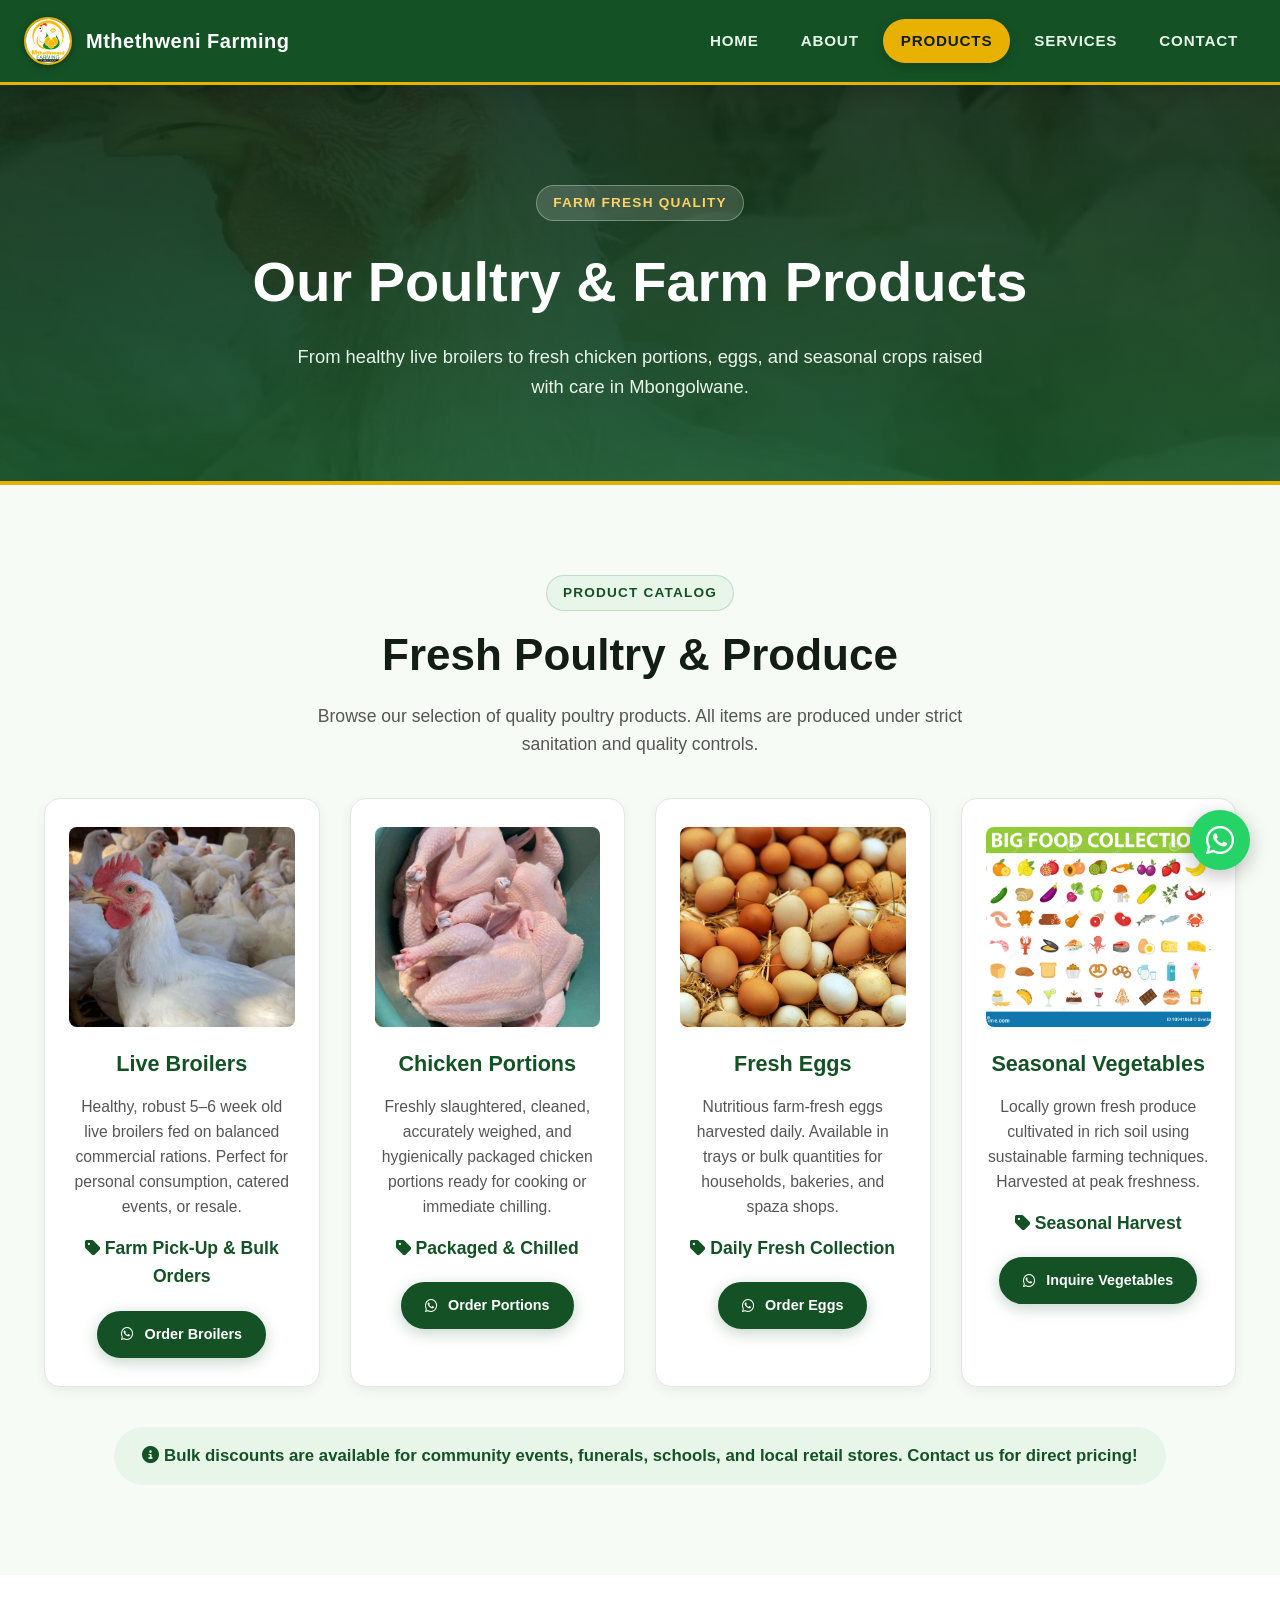
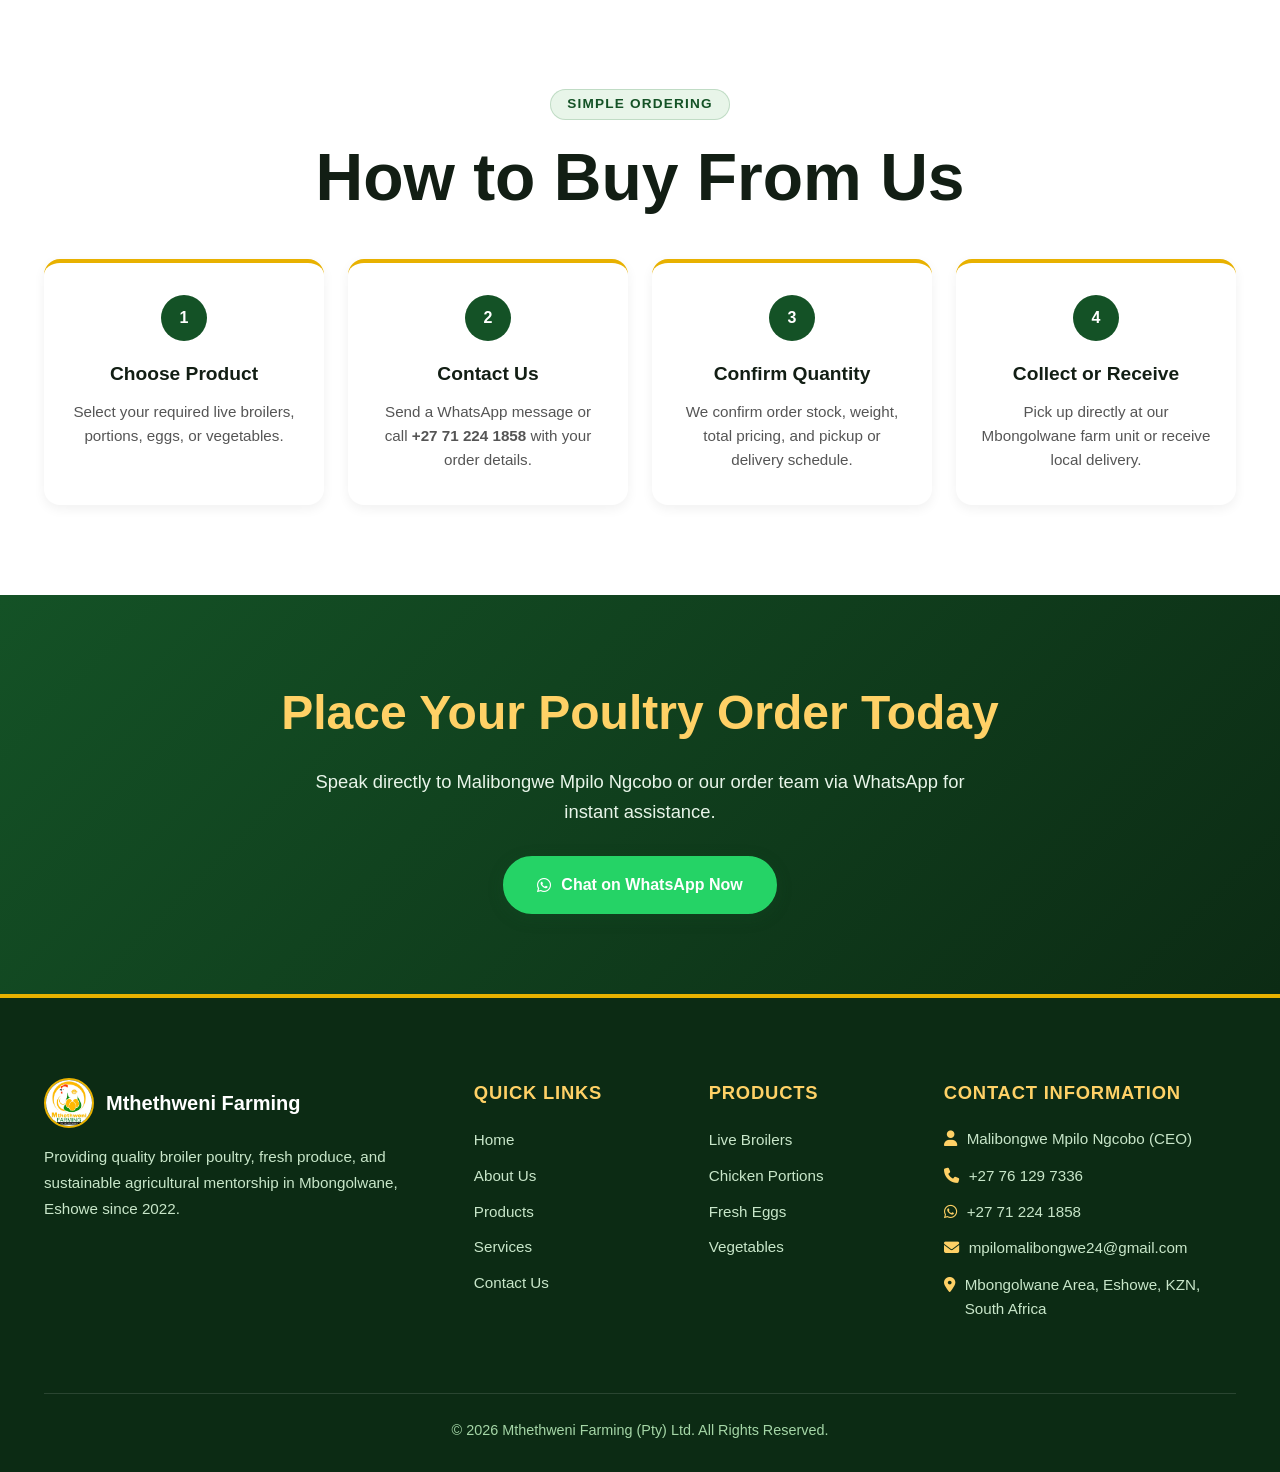
<file: product.html>
<!DOCTYPE html>
<html lang="en">
<head>
    <meta charset="UTF-8">
    <meta name="viewport" content="width=device-width, initial-scale=1.0">
    <title>Our Products | Mthethweni Farming (Pty) Ltd</title>
    <meta name="description" content="Explore live broilers, fresh chicken portions, farm eggs, and seasonal vegetables from Mthethweni Farming in Mbongolwane.">
    <link rel="stylesheet" href="styles.css">
    <link rel="stylesheet" href="https://cdnjs.cloudflare.com/ajax/libs/font-awesome/6.5.2/css/all.min.css">
    <script src="script.js" defer></script>
</head>
<body>

    <!-- Navigation Bar -->
    <nav class="navbar">
        <div class="navbar__container">
            <a href="index.html" id="navbar__logo">
                <img src="image/logo.jpg" alt="Mthethweni Farming Logo" class="logo">
                <span>Mthethweni Farming</span>
            </a>
            <div class="navbar__toggle" id="mobile-menu">
                <span class="bar"></span>
                <span class="bar"></span>
                <span class="bar"></span>
            </div>
            <ul class="navbar__menu">
                <li class="navbar__item">
                    <a href="index.html" class="navbar__links">HOME</a>
                </li>
                <li class="navbar__item">
                    <a href="about.html" class="navbar__links">ABOUT</a>
                </li>
                <li class="navbar__item">
                    <a href="product.html" class="navbar__links active">PRODUCTS</a>
                </li>
                <li class="navbar__item">
                    <a href="service.html" class="navbar__links">SERVICES</a>
                </li>
                <li class="navbar__item">
                    <a href="contact.html" class="navbar__links">CONTACT</a>
                </li>
            </ul>
        </div>
    </nav>

    <!-- Floating WhatsApp Button -->
    <a href="https://wa.me/27712241858" class="whatsapp_float" target="_blank" rel="noopener noreferrer" aria-label="Chat on WhatsApp">
        <i class="fa-brands fa-whatsapp"></i>
    </a>

    <section class="page-hero page-hero--products">
        <div class="container">
            <span class="section-tag">Farm Fresh Quality</span>
            <h1>Our Poultry &amp; Farm Products</h1>
            <p>From healthy live broilers to fresh chicken portions, eggs, and seasonal crops raised with care in Mbongolwane.</p>
        </div>
    </section>

    <!-- Main Products Showcase -->
    <section class="section products-section">
        <div class="container text-center">
            <span class="section-tag">Product Catalog</span>
            <h2 class="section-title">Fresh Poultry & Produce</h2>
            <p class="section-description">
                Browse our selection of quality poultry products. All items are produced under strict sanitation and quality controls.
            </p>

            <div class="card-grid">
                <!-- Product 1 -->
                <div class="card">
                    <div class="card-img-wrapper">
                        <img src="image/broilers.png" alt="Live Broiler Chickens">
                    </div>
                    <h3>Live Broilers</h3>
                    <p>Healthy, robust 5–6 week old live broilers fed on balanced commercial rations. Perfect for personal consumption, catered events, or resale.</p>
                    <div style="margin-top: 15px; margin-bottom: 20px;">
                        <span style="font-weight: 700; color: var(--primary); font-size: 1.1rem;"><i class="fa-solid fa-tag"></i> Farm Pick-Up & Bulk Orders</span>
                    </div>
                    <a href="https://wa.me/27712241858?text=Hello%20Mthethweni%20Farming,%20I%20would%20like%20to%20order%20Live%20Broilers" target="_blank" class="btn-primary" style="padding: 10px 22px; font-size: 0.9rem;">
                        <i class="fa-brands fa-whatsapp"></i> Order Broilers
                    </a>
                </div>

                <!-- Product 2 -->
                <div class="card">
                    <div class="card-img-wrapper">
                        <img src="image/portions.png" alt="Fresh Prepared Chicken Portions">
                    </div>
                    <h3>Chicken Portions</h3>
                    <p>Freshly slaughtered, cleaned, accurately weighed, and hygienically packaged chicken portions ready for cooking or immediate chilling.</p>
                    <div style="margin-top: 15px; margin-bottom: 20px;">
                        <span style="font-weight: 700; color: var(--primary); font-size: 1.1rem;"><i class="fa-solid fa-tag"></i> Packaged & Chilled</span>
                    </div>
                    <a href="https://wa.me/27712241858?text=Hello%20Mthethweni%20Farming,%20I%20would%20like%20to%20order%20Chicken%20Portions" target="_blank" class="btn-primary" style="padding: 10px 22px; font-size: 0.9rem;">
                        <i class="fa-brands fa-whatsapp"></i> Order Portions
                    </a>
                </div>

                <!-- Product 3 -->
                <div class="card">
                    <div class="card-img-wrapper">
                        <img src="image/eggs.jpg" alt="Farm Fresh Eggs">
                    </div>
                    <h3>Fresh Eggs</h3>
                    <p>Nutritious farm-fresh eggs harvested daily. Available in trays or bulk quantities for households, bakeries, and spaza shops.</p>
                    <div style="margin-top: 15px; margin-bottom: 20px;">
                        <span style="font-weight: 700; color: var(--primary); font-size: 1.1rem;"><i class="fa-solid fa-tag"></i> Daily Fresh Collection</span>
                    </div>
                    <a href="https://wa.me/27712241858?text=Hello%20Mthethweni%20Farming,%20I%20would%20like%20to%20order%20Fresh%20Eggs" target="_blank" class="btn-primary" style="padding: 10px 22px; font-size: 0.9rem;">
                        <i class="fa-brands fa-whatsapp"></i> Order Eggs
                    </a>
                </div>

                <!-- Product 4 -->
                <div class="card">
                    <div class="card-img-wrapper">
                        <img src="image/vegetables.jpg" alt="Locally Cultivated Vegetables">
                    </div>
                    <h3>Seasonal Vegetables</h3>
                    <p>Locally grown fresh produce cultivated in rich soil using sustainable farming techniques. Harvested at peak freshness.</p>
                    <div style="margin-top: 15px; margin-bottom: 20px;">
                        <span style="font-weight: 700; color: var(--primary); font-size: 1.1rem;"><i class="fa-solid fa-tag"></i> Seasonal Harvest</span>
                    </div>
                    <a href="https://wa.me/27712241858?text=Hello%20Mthethweni%20Farming,%20I%20inquire%20about%20Vegetable%20Availability" target="_blank" class="btn-primary" style="padding: 10px 22px; font-size: 0.9rem;">
                        <i class="fa-brands fa-whatsapp"></i> Inquire Vegetables
                    </a>
                </div>
            </div>

            <p class="products-note">
                <i class="fa-solid fa-circle-info"></i> Bulk discounts are available for community events, funerals, schools, and local retail stores. Contact us for direct pricing!
            </p>
        </div>
    </section>

    <!-- Ordering Process -->
    <section class="section">
        <div class="container">
            <div class="section-title text-center">
                <span class="section-tag">Simple Ordering</span>
                <h2>How to Buy From Us</h2>
            </div>
            <div class="process-grid">
                <div class="process-step">
                    <span class="step-num">1</span>
                    <h3>Choose Product</h3>
                    <p>Select your required live broilers, portions, eggs, or vegetables.</p>
                </div>
                <div class="process-step">
                    <span class="step-num">2</span>
                    <h3>Contact Us</h3>
                    <p>Send a WhatsApp message or call <strong>+27 71 224 1858</strong> with your order details.</p>
                </div>
                <div class="process-step">
                    <span class="step-num">3</span>
                    <h3>Confirm Quantity</h3>
                    <p>We confirm order stock, weight, total pricing, and pickup or delivery schedule.</p>
                </div>
                <div class="process-step">
                    <span class="step-num">4</span>
                    <h3>Collect or Receive</h3>
                    <p>Pick up directly at our Mbongolwane farm unit or receive local delivery.</p>
                </div>
            </div>
        </div>
    </section>

    <!-- CTA Banner -->
    <section class="cta-banner">
        <div class="container">
            <h2>Place Your Poultry Order Today</h2>
            <p>Speak directly to Malibongwe Mpilo Ngcobo or our order team via WhatsApp for instant assistance.</p>
            <a href="https://wa.me/27712241858" target="_blank" class="btn-primary" style="background: #25D366; border-color: #25D366; color: white !important;">
                <i class="fa-brands fa-whatsapp"></i> Chat on WhatsApp Now
            </a>
        </div>
    </section>

    <!-- Footer -->
    <footer class="footer">
        <div class="container">
            <div class="footer__container">
                <div class="footer__column">
                    <div class="footer__logo-wrap">
                        <img src="image/logo.jpg" alt="Mthethweni Farming Logo">
                        <span>Mthethweni Farming</span>
                    </div>
                    <p>Providing quality broiler poultry, fresh produce, and sustainable agricultural mentorship in Mbongolwane, Eshowe since 2022.</p>
                </div>
                <div class="footer__column">
                    <h3>Quick Links</h3>
                    <ul>
                        <li><a href="index.html">Home</a></li>
                        <li><a href="about.html">About Us</a></li>
                        <li><a href="product.html">Products</a></li>
                        <li><a href="service.html">Services</a></li>
                        <li><a href="contact.html">Contact Us</a></li>
                    </ul>
                </div>
                <div class="footer__column">
                    <h3>Products</h3>
                    <ul>
                        <li><a href="product.html">Live Broilers</a></li>
                        <li><a href="product.html">Chicken Portions</a></li>
                        <li><a href="product.html">Fresh Eggs</a></li>
                        <li><a href="product.html">Vegetables</a></li>
                    </ul>
                </div>
                <div class="footer__column">
                    <h3>Contact Information</h3>
                    <div class="footer__contact-item">
                        <i class="fa-solid fa-user"></i>
                        <span>Malibongwe Mpilo Ngcobo (CEO)</span>
                    </div>
                    <div class="footer__contact-item">
                        <i class="fa-solid fa-phone"></i>
                        <span>+27 76 129 7336</span>
                    </div>
                    <div class="footer__contact-item">
                        <i class="fa-brands fa-whatsapp"></i>
                        <span>+27 71 224 1858</span>
                    </div>
                    <div class="footer__contact-item">
                        <i class="fa-solid fa-envelope"></i>
                        <span>mpilomalibongwe24@gmail.com</span>
                    </div>
                    <div class="footer__contact-item">
                        <i class="fa-solid fa-location-dot"></i>
                        <span>Mbongolwane Area, Eshowe, KZN, South Africa</span>
                    </div>
                </div>
            </div>
            <div class="footer-bottom">
                <p>&copy; 2026 Mthethweni Farming (Pty) Ltd. All Rights Reserved.</p>
            </div>
        </div>
    </footer>

</body>
</html>
</file>
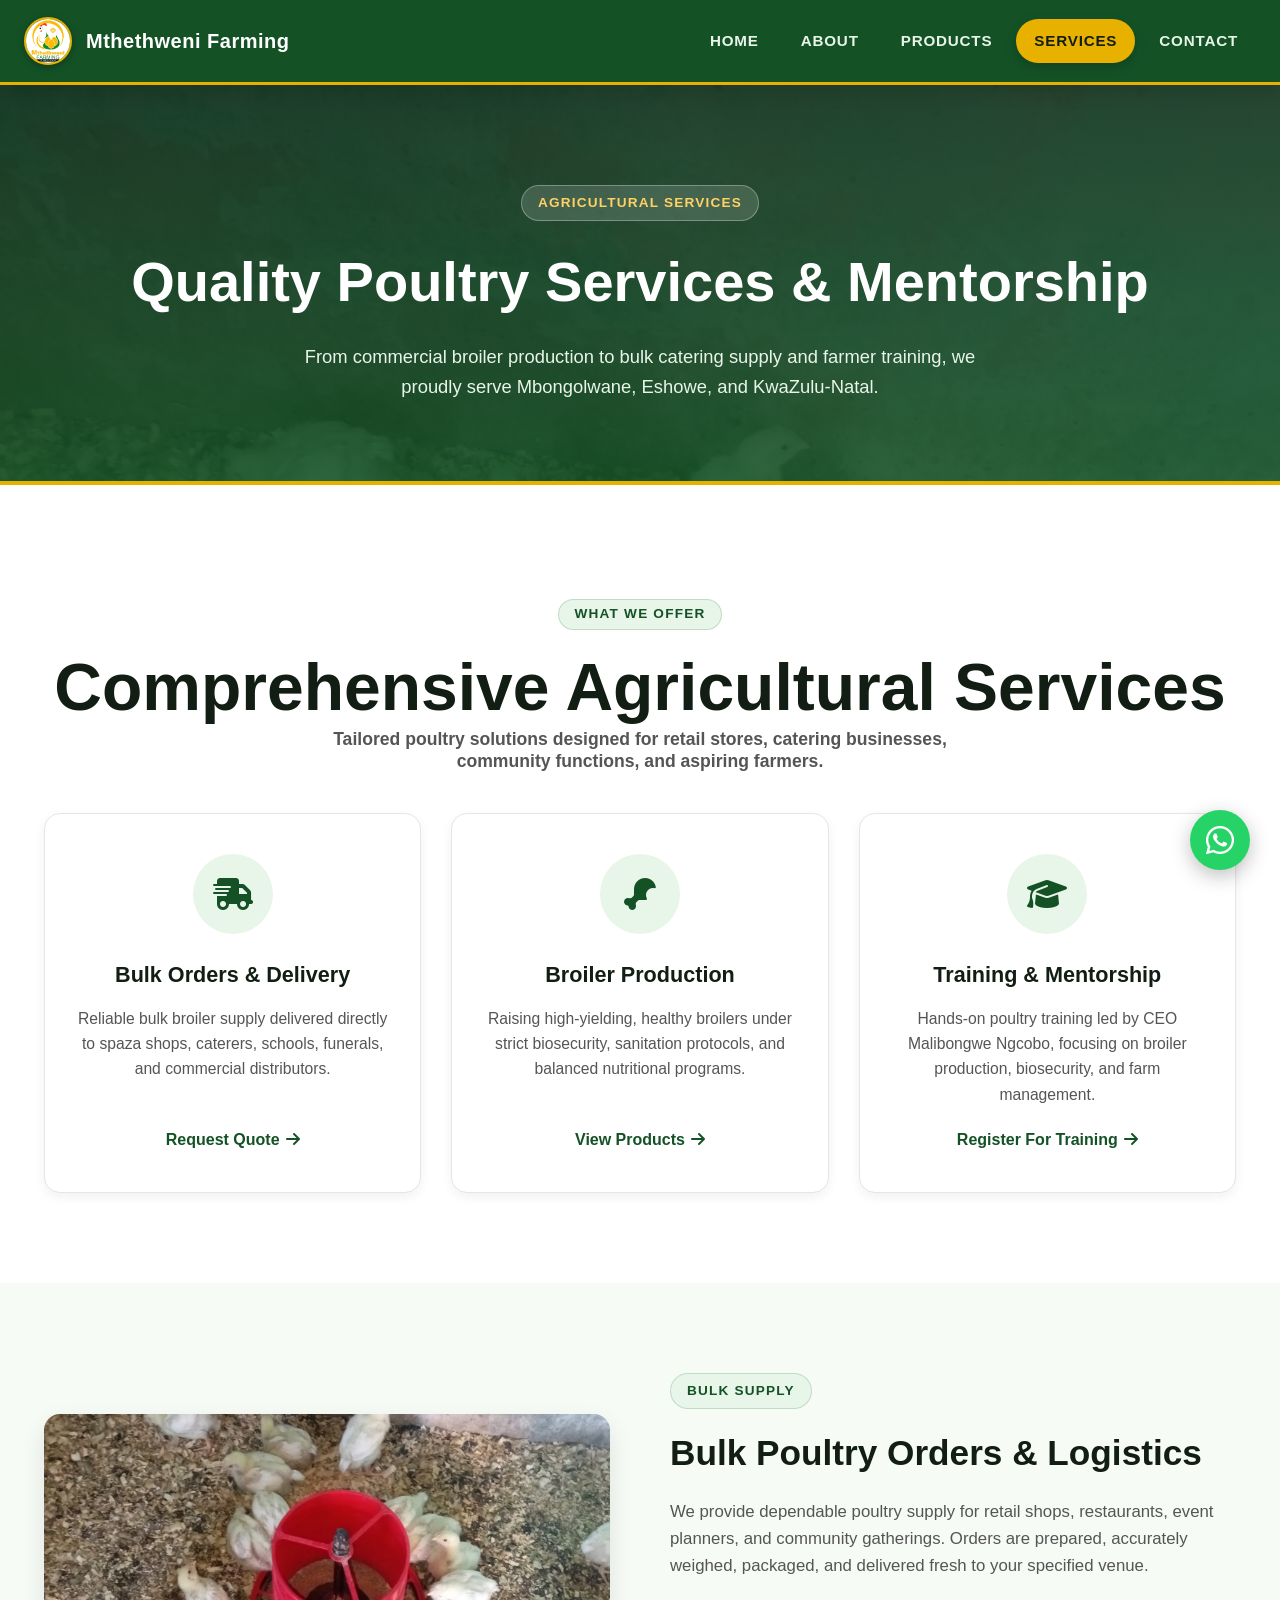
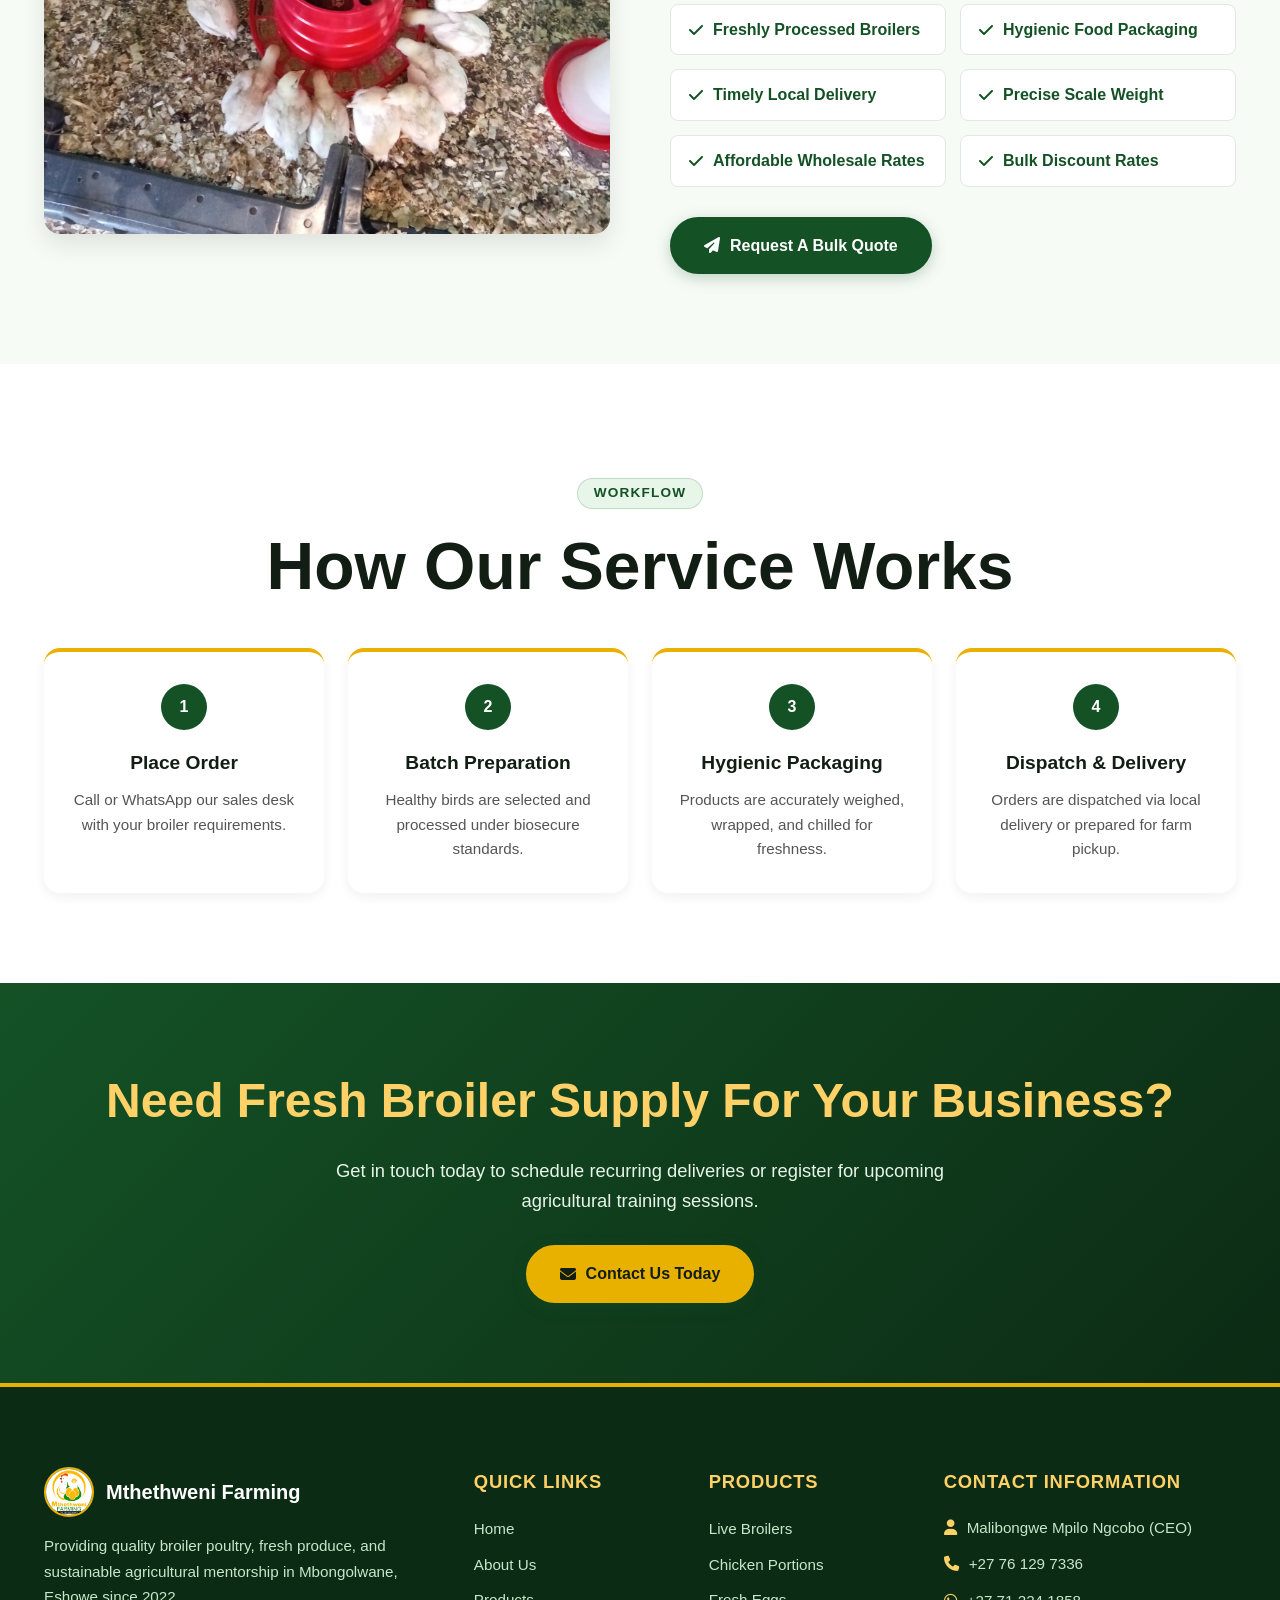
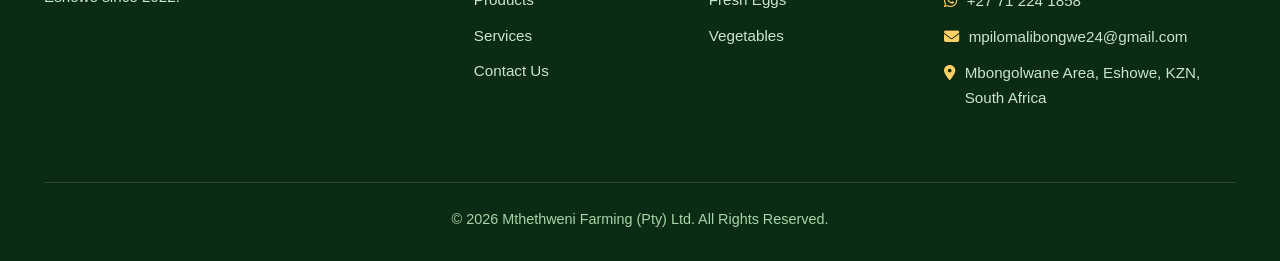
<file: service.html>
<!DOCTYPE html>
<html lang="en">
<head>
    <meta charset="UTF-8">
    <meta name="viewport" content="width=device-width, initial-scale=1.0">
    <title>Our Services | Mthethweni Farming (Pty) Ltd</title>
    <meta name="description" content="Discover poultry supply services, bulk broiler delivery, and agricultural mentorship offered by Mthethweni Farming in Eshowe.">
    <link rel="stylesheet" href="styles.css">
    <link rel="stylesheet" href="https://cdnjs.cloudflare.com/ajax/libs/font-awesome/6.5.2/css/all.min.css">
    <script src="script.js" defer></script>
</head>
<body>

    <!-- Navigation Bar -->
    <nav class="navbar">
        <div class="navbar__container">
            <a href="index.html" id="navbar__logo">
                <img src="image/logo.jpg" alt="Mthethweni Farming Logo" class="logo">
                <span>Mthethweni Farming</span>
            </a>
            <div class="navbar__toggle" id="mobile-menu">
                <span class="bar"></span>
                <span class="bar"></span>
                <span class="bar"></span>
            </div>
            <ul class="navbar__menu">
                <li class="navbar__item">
                    <a href="index.html" class="navbar__links">HOME</a>
                </li>
                <li class="navbar__item">
                    <a href="about.html" class="navbar__links">ABOUT</a>
                </li>
                <li class="navbar__item">
                    <a href="product.html" class="navbar__links">PRODUCTS</a>
                </li>
                <li class="navbar__item">
                    <a href="service.html" class="navbar__links active">SERVICES</a>
                </li>
                <li class="navbar__item">
                    <a href="contact.html" class="navbar__links">CONTACT</a>
                </li>
            </ul>
        </div>
    </nav>

    <!-- Floating WhatsApp Button -->
    <a href="https://wa.me/27712241858" class="whatsapp_float" target="_blank" rel="noopener noreferrer" aria-label="Chat on WhatsApp">
        <i class="fa-brands fa-whatsapp"></i>
    </a>

    <!-- Page Hero Banner -->
    <section class="page-hero page-hero--services">
        <div class="container">
            <span class="section-tag">Agricultural Services</span>
            <h1>Quality Poultry Services & Mentorship</h1>
            <p>From commercial broiler production to bulk catering supply and farmer training, we proudly serve Mbongolwane, Eshowe, and KwaZulu-Natal.</p>
        </div>
    </section>

    <!-- Core Services Overview -->
    <section class="section">
        <div class="container">
            <div class="section-title text-center">
                <span class="section-tag">What We Offer</span>
                <h2>Comprehensive Agricultural Services</h2>
                <p class="section-description">
                    Tailored poultry solutions designed for retail stores, catering businesses, community functions, and aspiring farmers.
                </p>
            </div>
            <div class="service-grid">
                <!-- Service 1 -->
                <div class="service-card">
                    <div class="icon-box">
                        <i class="fa-solid fa-truck-fast"></i>
                    </div>
                    <h3>Bulk Orders & Delivery</h3>
                    <p>Reliable bulk broiler supply delivered directly to spaza shops, caterers, schools, funerals, and commercial distributors.</p>
                    <a href="contact.html">Request Quote <i class="fa-solid fa-arrow-right"></i></a>
                </div>

                <!-- Service 2 -->
                <div class="service-card">
                    <div class="icon-box">
                        <i class="fa-solid fa-drumstick-bite"></i>
                    </div>
                    <h3>Broiler Production</h3>
                    <p>Raising high-yielding, healthy broilers under strict biosecurity, sanitation protocols, and balanced nutritional programs.</p>
                    <a href="product.html">View Products <i class="fa-solid fa-arrow-right"></i></a>
                </div>

                <!-- Service 3 -->
                <div class="service-card">
                    <div class="icon-box">
                        <i class="fa-solid fa-graduation-cap"></i>
                    </div>
                    <h3>Training & Mentorship</h3>
                    <p>Hands-on poultry training led by CEO Malibongwe Ngcobo, focusing on broiler production, biosecurity, and farm management.</p>
                    <a href="contact.html">Register For Training <i class="fa-solid fa-arrow-right"></i></a>
                </div>
            </div>
        </div>
    </section>

    <!-- Bulk Supply Spotlight -->
    <section class="bulk-service">
        <div class="container">
            <div class="bulk-grid">
                <div class="bulk-image">
                    <img src="image/about-farm.jpg" alt="Mthethweni Farming Operations">
                </div>
                <div class="bulk-content">
                    <span class="section-tag">Bulk Supply</span>
                    <h2>Bulk Poultry Orders & Logistics</h2>
                    <p>
                        We provide dependable poultry supply for retail shops, restaurants, event planners, and community gatherings. Orders are prepared, accurately weighed, packaged, and delivered fresh to your specified venue.
                    </p>
                    <ul class="bulk-list">
                        <li><i class="fa-solid fa-check"></i> Freshly Processed Broilers</li>
                        <li><i class="fa-solid fa-check"></i> Hygienic Food Packaging</li>
                        <li><i class="fa-solid fa-check"></i> Timely Local Delivery</li>
                        <li><i class="fa-solid fa-check"></i> Precise Scale Weight</li>
                        <li><i class="fa-solid fa-check"></i> Affordable Wholesale Rates</li>
                        <li><i class="fa-solid fa-check"></i> Bulk Discount Rates</li>
                    </ul>
                    <a href="contact.html" class="btn-primary">
                        <i class="fa-solid fa-paper-plane"></i> Request A Bulk Quote
                    </a>
                </div>
            </div>
        </div>
    </section>

    <!-- Service Workflow -->
    <section class="section">
        <div class="container">
            <div class="section-title text-center">
                <span class="section-tag">Workflow</span>
                <h2>How Our Service Works</h2>
            </div>
            <div class="process-grid">
                <div class="process-step">
                    <span class="step-num">1</span>
                    <h3>Place Order</h3>
                    <p>Call or WhatsApp our sales desk with your broiler requirements.</p>
                </div>
                <div class="process-step">
                    <span class="step-num">2</span>
                    <h3>Batch Preparation</h3>
                    <p>Healthy birds are selected and processed under biosecure standards.</p>
                </div>
                <div class="process-step">
                    <span class="step-num">3</span>
                    <h3>Hygienic Packaging</h3>
                    <p>Products are accurately weighed, wrapped, and chilled for freshness.</p>
                </div>
                <div class="process-step">
                    <span class="step-num">4</span>
                    <h3>Dispatch & Delivery</h3>
                    <p>Orders are dispatched via local delivery or prepared for farm pickup.</p>
                </div>
            </div>
        </div>
    </section>

    <!-- CTA Banner -->
    <section class="cta-banner">
        <div class="container">
            <h2>Need Fresh Broiler Supply For Your Business?</h2>
            <p>Get in touch today to schedule recurring deliveries or register for upcoming agricultural training sessions.</p>
            <a href="contact.html" class="btn-primary" style="background: var(--accent-gold); color: var(--dark) !important; border-color: var(--accent-gold);">
                <i class="fa-solid fa-envelope"></i> Contact Us Today
            </a>
        </div>
    </section>

    <!-- Footer -->
    <footer class="footer">
        <div class="container">
            <div class="footer__container">
                <div class="footer__column">
                    <div class="footer__logo-wrap">
                        <img src="image/logo.jpg" alt="Mthethweni Farming Logo">
                        <span>Mthethweni Farming</span>
                    </div>
                    <p>Providing quality broiler poultry, fresh produce, and sustainable agricultural mentorship in Mbongolwane, Eshowe since 2022.</p>
                </div>
                <div class="footer__column">
                    <h3>Quick Links</h3>
                    <ul>
                        <li><a href="index.html">Home</a></li>
                        <li><a href="about.html">About Us</a></li>
                        <li><a href="product.html">Products</a></li>
                        <li><a href="service.html">Services</a></li>
                        <li><a href="contact.html">Contact Us</a></li>
                    </ul>
                </div>
                <div class="footer__column">
                    <h3>Products</h3>
                    <ul>
                        <li><a href="product.html">Live Broilers</a></li>
                        <li><a href="product.html">Chicken Portions</a></li>
                        <li><a href="product.html">Fresh Eggs</a></li>
                        <li><a href="product.html">Vegetables</a></li>
                    </ul>
                </div>
                <div class="footer__column">
                    <h3>Contact Information</h3>
                    <div class="footer__contact-item">
                        <i class="fa-solid fa-user"></i>
                        <span>Malibongwe Mpilo Ngcobo (CEO)</span>
                    </div>
                    <div class="footer__contact-item">
                        <i class="fa-solid fa-phone"></i>
                        <span>+27 76 129 7336</span>
                    </div>
                    <div class="footer__contact-item">
                        <i class="fa-brands fa-whatsapp"></i>
                        <span>+27 71 224 1858</span>
                    </div>
                    <div class="footer__contact-item">
                        <i class="fa-solid fa-envelope"></i>
                        <span>mpilomalibongwe24@gmail.com</span>
                    </div>
                    <div class="footer__contact-item">
                        <i class="fa-solid fa-location-dot"></i>
                        <span>Mbongolwane Area, Eshowe, KZN, South Africa</span>
                    </div>
                </div>
            </div>
            <div class="footer-bottom">
                <p>&copy; 2026 Mthethweni Farming (Pty) Ltd. All Rights Reserved.</p>
            </div>
        </div>
    </footer>

</body>
</html>
</file>
<file: styles.css>
/* ==========================================================================
   MTHETHWENI FARMING (PTY) LTD - OFFICIAL CSS DESIGN SYSTEM & STYLESHEET
   ========================================================================== */

/* --------------------------------------------------------------------------
   1. DESIGN TOKENS & ROOT VARIABLES
   -------------------------------------------------------------------------- */
:root {
    /* Brand Palette */
    --primary: #145226;          /* Deep Forest Green */
    --primary-light: #1E7A35;    /* Vibrant Leaf Green */
    --primary-soft: #E8F5E9;     /* Soft Mint/Green Accent Tint */
    --accent-gold: #E8B100;      /* Warm Farm Gold */
    --accent-gold-bright: #FFD166; /* Bright Gold Accent */
    
    /* Neutrals */
    --dark: #121E14;             /* Dark Charcoal/Green tint */
    --text-dark: #222222;        /* Body text dark */
    --text-muted: #555555;       /* Secondary body text */
    --bg-light: #F7FBF6;         /* Light background tint */
    --bg-card: #FFFFFF;          /* Pure white card background */
    --border-light: #E2E8E3;     /* Subtle divider border */
    --footer-bg: #0C2B14;        /* Rich dark footer green */

    /* Typography */
    --font-heading: 'Segoe UI', -apple-system, BlinkMacSystemFont, Roboto, sans-serif;
    --font-body: 'Segoe UI', -apple-system, BlinkMacSystemFont, Roboto, sans-serif;

    /* Effects & Transitions */
    --shadow-sm: 0 4px 12px rgba(0, 0, 0, 0.06);
    --shadow-md: 0 10px 25px rgba(0, 0, 0, 0.1);
    --shadow-lg: 0 18px 40px rgba(0, 0, 0, 0.15);
    --radius-sm: 8px;
    --radius-md: 16px;
    --radius-lg: 24px;
    --transition: all 0.3s cubic-bezier(0.25, 0.8, 0.25, 1);
}

/* --------------------------------------------------------------------------
   2. GLOBAL RESET & BASE STYLES
   -------------------------------------------------------------------------- */
*, *::before, *::after {
    box-sizing: border-box;
    margin: 0;
    padding: 0;
}

html {
    scroll-behavior: smooth;
}

body {
    font-family: var(--font-body);
    color: var(--text-dark);
    background-color: #FFFFFF;
    line-height: 1.6;
    -webkit-font-smoothing: antialiased;
}

img {
    max-width: 100%;
    height: auto;
    display: block;
}

a {
    text-decoration: none;
    color: inherit;
    transition: var(--transition);
}

ul {
    list-style: none;
}

/* Section Containers */
.container {
    width: 100%;
    max-width: 1240px;
    margin: 0 auto;
    padding: 0 24px;
}

.section {
    padding: 90px 0;
}

.section-tag {
    display: inline-block;
    padding: 6px 16px;
    background-color: var(--primary-soft);
    color: var(--primary);
    border-radius: 30px;
    font-size: 0.85rem;
    font-weight: 700;
    text-transform: uppercase;
    letter-spacing: 1.2px;
    margin-bottom: 16px;
    border: 1px solid rgba(30, 122, 53, 0.2);
}

.section-title {
    font-size: clamp(2rem, 4vw, 2.75rem);
    font-weight: 800;
    color: var(--dark);
    line-height: 1.25;
    margin-bottom: 20px;
}

.section-description {
    font-size: 1.1rem;
    color: var(--text-muted);
    max-width: 700px;
    margin: 0 auto 40px auto;
}

.text-center {
    text-align: center;
}

/* Buttons */
.btn-primary {
    display: inline-flex;
    align-items: center;
    justify-content: center;
    gap: 10px;
    background: var(--primary);
    color: #FFFFFF !important;
    padding: 14px 32px;
    border-radius: 50px;
    font-weight: 700;
    font-size: 1rem;
    box-shadow: 0 4px 15px rgba(20, 82, 38, 0.25);
    border: 2px solid var(--primary);
    cursor: pointer;
}

.btn-primary:hover {
    background: var(--primary-light);
    border-color: var(--primary-light);
    transform: translateY(-3px);
    box-shadow: 0 8px 25px rgba(20, 82, 38, 0.35);
}

.btn-secondary {
    display: inline-flex;
    align-items: center;
    justify-content: center;
    gap: 10px;
    background: transparent;
    color: var(--primary) !important;
    padding: 14px 32px;
    border-radius: 50px;
    font-weight: 700;
    font-size: 1rem;
    border: 2px solid var(--primary);
    cursor: pointer;
}

.btn-secondary:hover {
    background: var(--primary);
    color: #FFFFFF !important;
    transform: translateY(-3px);
    box-shadow: 0 8px 25px rgba(20, 82, 38, 0.25);
}

/* --------------------------------------------------------------------------
   3. NAVIGATION BAR (FORMAL & UNIFIED ACROSS ALL PAGES)
   -------------------------------------------------------------------------- */
.navbar {
    background-color: var(--primary);
    height: 85px;
    display: flex;
    align-items: center;
    position: sticky;
    top: 0;
    z-index: 1000;
    box-shadow: 0 4px 20px rgba(0, 0, 0, 0.15);
    border-bottom: 3px solid var(--accent-gold);
}

.navbar__container {
    width: 100%;
    max-width: 1280px;
    margin: 0 auto;
    display: flex;
    align-items: center;
    justify-content: space-between;
    padding: 0 24px;
}

#navbar__logo {
    display: flex;
    align-items: center;
    gap: 14px;
    color: #FFFFFF;
    text-decoration: none;
    font-size: 1.25rem;
    font-weight: 800;
    letter-spacing: 0.5px;
}

#navbar__logo .logo {
    width: 48px;
    height: 48px;
    border-radius: 50%;
    object-fit: cover;
    border: 2px solid var(--accent-gold);
    box-shadow: 0 2px 8px rgba(0,0,0,0.3);
}

.navbar__menu {
    display: flex;
    align-items: center;
    gap: 6px;
    list-style: none;
}

.navbar__item {
    height: 85px;
    display: flex;
    align-items: center;
}

.navbar__links {
    color: #E8F5E9;
    font-size: 0.95rem;
    font-weight: 600;
    text-transform: uppercase;
    letter-spacing: 0.8px;
    padding: 10px 18px;
    border-radius: 25px;
    transition: var(--transition);
    display: inline-flex;
    align-items: center;
    gap: 6px;
}

.navbar__links:hover {
    color: var(--accent-gold-bright);
    background-color: rgba(255, 255, 255, 0.1);
}

/* Active Nav Indicator */
.navbar__links.active {
    color: var(--dark);
    background-color: var(--accent-gold);
    font-weight: 800;
    box-shadow: 0 4px 12px rgba(0, 0, 0, 0.2);
}

.navbar__links.active:hover {
    background-color: var(--accent-gold-bright);
    color: var(--dark);
}

/* Mobile Toggle Hamburger */
.navbar__toggle {
    display: none;
    cursor: pointer;
    padding: 8px;
}

.navbar__toggle .bar {
    display: block;
    width: 26px;
    height: 3px;
    margin: 5px 0;
    background-color: #FFFFFF;
    border-radius: 2px;
    transition: var(--transition);
}

.navbar__toggle.is-active .bar:nth-child(1) {
    transform: translateY(8px) rotate(45deg);
}

.navbar__toggle.is-active .bar:nth-child(2) {
    opacity: 0;
}

.navbar__toggle.is-active .bar:nth-child(3) {
    transform: translateY(-8px) rotate(-45deg);
}

/* --------------------------------------------------------------------------
   4. PAGE HERO & HERO BANNER STYLES
   -------------------------------------------------------------------------- */
/* Homepage Main Hero */
.hero {
    background: linear-gradient(135deg, #F4FAF5 0%, #E8F3E9 100%);
    padding: 90px 0;
    position: relative;
    overflow: hidden;
    border-bottom: 1px solid var(--border-light);
}

.hero-content {
    display: flex;
    align-items: center;
    justify-content: space-between;
    gap: 60px;
}

.hero-text {
    flex: 1;
    max-width: 620px;
}

.hero-badge {
    display: inline-flex;
    align-items: center;
    gap: 8px;
    background: #FFFFFF;
    color: var(--primary);
    padding: 8px 20px;
    border-radius: 50px;
    font-size: 0.9rem;
    font-weight: 700;
    box-shadow: var(--shadow-sm);
    margin-bottom: 24px;
    border: 1px solid rgba(20, 82, 38, 0.15);
}

.hero-text h1 {
    font-size: clamp(2.4rem, 5vw, 3.8rem);
    font-weight: 800;
    line-height: 1.15;
    color: var(--dark);
    margin-bottom: 20px;
}

.hero-text p {
    font-size: 1.15rem;
    color: var(--text-muted);
    margin-bottom: 35px;
    line-height: 1.7;
}

.hero-buttons {
    display: flex;
    align-items: center;
    gap: 16px;
    flex-wrap: wrap;
}

.hero-image {
    flex: 1;
    display: flex;
    justify-content: center;
}

.hero-image img {
    width: 100%;
    max-width: 540px;
    max-height: 480px;
    object-fit: cover;
    border-radius: var(--radius-lg);
    box-shadow: var(--shadow-lg);
    border: 6px solid #FFFFFF;
}

/* Inner Page Hero Banners */
.page-hero {
    background: linear-gradient(rgba(14, 43, 20, 0.88), rgba(20, 82, 38, 0.88)), url('image/about-farm.jpg');
    background-size: cover;
    background-position: center;
    padding: 100px 0 80px 0;
    color: #FFFFFF;
    text-align: center;
    border-bottom: 4px solid var(--accent-gold);
}

.page-hero .section-tag {
    background-color: rgba(255, 255, 255, 0.15);
    color: var(--accent-gold-bright);
    border-color: rgba(255, 255, 255, 0.3);
}

.page-hero h1 {
    font-size: clamp(2.2rem, 5vw, 3.5rem);
    font-weight: 800;
    color: #FFFFFF;
    margin-bottom: 16px;
}

.page-hero p {
    font-size: 1.15rem;
    color: #E8F5E9;
    max-width: 700px;
    margin: 0 auto;
    line-height: 1.6;
}

/* --------------------------------------------------------------------------
   5. ABOUT SECTION & CARDS
   -------------------------------------------------------------------------- */
.about-container {
    display: flex;
    align-items: center;
    justify-content: space-between;
    gap: 60px;
}

.about-image {
    flex: 1;
}

.about-image img {
    width: 100%;
    max-height: 480px;
    object-fit: cover;
    border-radius: var(--radius-md);
    box-shadow: var(--shadow-md);
    border: 4px solid #FFFFFF;
}

.about-content {
    flex: 1.1;
}

.about-content h2 {
    font-size: 2.4rem;
    color: var(--dark);
    margin-bottom: 20px;
    line-height: 1.25;
}

.about-content p {
    color: var(--text-muted);
    font-size: 1.05rem;
    margin-bottom: 24px;
    line-height: 1.75;
}

.about-grid {
    display: grid;
    grid-template-columns: repeat(auto-fit, minmax(240px, 1fr));
    gap: 20px;
    margin: 30px 0;
}

.about-card {
    background: var(--bg-card);
    padding: 24px;
    border-radius: var(--radius-md);
    box-shadow: var(--shadow-sm);
    border-top: 4px solid var(--primary);
    border-left: 1px solid var(--border-light);
    border-right: 1px solid var(--border-light);
    border-bottom: 1px solid var(--border-light);
    transition: var(--transition);
}

.about-card:hover {
    transform: translateY(-5px);
    box-shadow: var(--shadow-md);
}

.about-card h3 {
    color: var(--primary);
    font-size: 1.25rem;
    margin-bottom: 12px;
}

.about-card p {
    font-size: 0.95rem;
    color: var(--text-muted);
    margin-bottom: 0;
}

.business-hours {
    background-color: var(--primary-soft);
    padding: 24px 30px;
    border-radius: var(--radius-md);
    border-left: 5px solid var(--primary);
    margin-top: 30px;
}

.business-hours h3 {
    color: var(--primary);
    font-size: 1.2rem;
    margin-bottom: 12px;
    display: flex;
    align-items: center;
    gap: 10px;
}

.business-hours ul {
    display: flex;
    flex-direction: column;
    gap: 8px;
}

.business-hours li {
    font-size: 1rem;
    color: var(--dark);
}

/* --------------------------------------------------------------------------
   6. PRODUCTS SECTION & PRODUCT CARDS (FORMAL & ALIGNED)
   -------------------------------------------------------------------------- */
.products-section {
    background-color: var(--bg-light);
}

.card-grid {
    display: grid;
    grid-template-columns: repeat(auto-fit, minmax(260px, 1fr));
    gap: 30px;
    margin-top: 40px;
}

.card {
    background: var(--bg-card);
    border-radius: var(--radius-md);
    padding: 28px 24px;
    box-shadow: var(--shadow-sm);
    border: 1px solid var(--border-light);
    transition: var(--transition);
    display: flex;
    flex-direction: column;
    align-items: center;
    text-align: center;
    height: 100%;
}

.card:hover {
    transform: translateY(-8px);
    box-shadow: var(--shadow-md);
    border-color: var(--primary-soft);
}

.card-img-wrapper {
    width: 100%;
    height: 200px;
    border-radius: var(--radius-sm);
    overflow: hidden;
    margin-bottom: 20px;
    background-color: #F8FAF7;
    display: flex;
    align-items: center;
    justify-content: center;
}

.card img {
    width: 100%;
    height: 100%;
    object-fit: cover;
    transition: var(--transition);
}

.card:hover img {
    transform: scale(1.05);
}

.card h3 {
    font-size: 1.35rem;
    color: var(--primary);
    margin-bottom: 12px;
    font-weight: 700;
}

.card p {
    color: var(--text-muted);
    font-size: 0.98rem;
    line-height: 1.6;
}

.products-note {
    margin-top: 40px;
    font-size: 1.05rem;
    color: var(--primary);
    background-color: var(--primary-soft);
    padding: 16px 28px;
    border-radius: 50px;
    display: inline-block;
    font-weight: 600;
}

/* --------------------------------------------------------------------------
   7. SERVICES SECTION & CARDS
   -------------------------------------------------------------------------- */
.service-grid {
    display: grid;
    grid-template-columns: repeat(auto-fit, minmax(280px, 1fr));
    gap: 30px;
    margin-top: 40px;
}

.service-card {
    background: var(--bg-card);
    padding: 40px 30px;
    border-radius: var(--radius-md);
    text-align: center;
    box-shadow: var(--shadow-sm);
    border: 1px solid var(--border-light);
    transition: var(--transition);
    display: flex;
    flex-direction: column;
    align-items: center;
}

.service-card:hover {
    transform: translateY(-8px);
    box-shadow: var(--shadow-md);
}

.service-card .icon-box {
    width: 80px;
    height: 80px;
    background-color: var(--primary-soft);
    color: var(--primary);
    border-radius: 50%;
    display: flex;
    align-items: center;
    justify-content: center;
    font-size: 2rem;
    margin-bottom: 24px;
    transition: var(--transition);
}

.service-card:hover .icon-box {
    background-color: var(--primary);
    color: var(--accent-gold-bright);
}

.service-card h3 {
    font-size: 1.35rem;
    color: var(--dark);
    margin-bottom: 14px;
}

.service-card p {
    color: var(--text-muted);
    font-size: 0.98rem;
    margin-bottom: 20px;
}

.service-card a {
    color: var(--primary);
    font-weight: 700;
    margin-top: auto;
    display: inline-flex;
    align-items: center;
    gap: 6px;
}

.service-card a:hover {
    color: var(--primary-light);
    gap: 10px;
}

/* Bulk Order Feature Highlight */
.bulk-service {
    background-color: var(--bg-light);
    padding: 90px 0;
}

.bulk-grid {
    display: grid;
    grid-template-columns: repeat(auto-fit, minmax(320px, 1fr));
    gap: 60px;
    align-items: center;
}

.bulk-image img {
    width: 100%;
    max-height: 420px;
    object-fit: cover;
    border-radius: var(--radius-md);
    box-shadow: var(--shadow-md);
}

.bulk-content h2 {
    font-size: 2.2rem;
    color: var(--dark);
    margin-bottom: 18px;
}

.bulk-content p {
    color: var(--text-muted);
    font-size: 1.05rem;
    margin-bottom: 24px;
}

.bulk-list {
    display: grid;
    grid-template-columns: repeat(auto-fit, minmax(200px, 1fr));
    gap: 14px;
    margin-bottom: 30px;
}

.bulk-list li {
    background: #FFFFFF;
    padding: 12px 18px;
    border-radius: 8px;
    border: 1px solid var(--border-light);
    font-weight: 600;
    color: var(--primary);
    display: flex;
    align-items: center;
    gap: 10px;
}

/* Process Grid */
.process-grid {
    display: grid;
    grid-template-columns: repeat(auto-fit, minmax(220px, 1fr));
    gap: 24px;
    margin-top: 40px;
}

.process-step {
    background: #FFFFFF;
    padding: 32px 24px;
    border-radius: var(--radius-md);
    text-align: center;
    box-shadow: var(--shadow-sm);
    border-top: 4px solid var(--accent-gold);
}

.process-step .step-num {
    display: inline-flex;
    align-items: center;
    justify-content: center;
    width: 46px;
    height: 46px;
    background-color: var(--primary);
    color: #FFFFFF;
    font-weight: 800;
    border-radius: 50%;
    margin-bottom: 18px;
}

.process-step h3 {
    font-size: 1.2rem;
    color: var(--dark);
    margin-bottom: 10px;
}

.process-step p {
    font-size: 0.95rem;
    color: var(--text-muted);
}

/* --------------------------------------------------------------------------
   8. FOUNDERS & WHY CHOOSE US
   -------------------------------------------------------------------------- */
.why-us {
    background-color: #FFFFFF;
}

.owners {
    display: flex;
    justify-content: center;
    gap: 40px;
    flex-wrap: wrap;
    margin: 50px 0;
}

.owner {
    width: 100%;
    max-width: 380px;
    background: #FFFFFF;
    text-align: center;
    padding: 35px 28px;
    border-radius: var(--radius-md);
    box-shadow: var(--shadow-sm);
    border: 1px solid var(--border-light);
    transition: var(--transition);
}

.owner:hover {
    transform: translateY(-8px);
    box-shadow: var(--shadow-md);
}

.owner img {
    width: 160px;
    height: 160px;
    object-fit: cover;
    border-radius: 50%;
    border: 5px solid var(--primary);
    margin-bottom: 20px;
    box-shadow: var(--shadow-sm);
}

.owner h3 {
    color: var(--dark);
    font-size: 1.35rem;
    margin-bottom: 6px;
}

.owner .role {
    display: inline-block;
    color: var(--primary);
    font-weight: 700;
    font-size: 0.95rem;
    background: var(--primary-soft);
    padding: 4px 16px;
    border-radius: 20px;
    margin-bottom: 14px;
}

.owner p {
    color: var(--text-muted);
    font-size: 0.95rem;
    line-height: 1.6;
}

/* Feature Cards Grid */
.features {
    display: grid;
    grid-template-columns: repeat(auto-fit, minmax(260px, 1fr));
    gap: 24px;
    margin-top: 40px;
}

.feature-card {
    background: var(--bg-light);
    padding: 30px 24px;
    border-radius: var(--radius-md);
    border: 1px solid var(--border-light);
    transition: var(--transition);
}

.feature-card:hover {
    background: #FFFFFF;
    transform: translateY(-5px);
    box-shadow: var(--shadow-sm);
    border-color: var(--primary-soft);
}

.feature-card i {
    font-size: 2.2rem;
    color: var(--primary);
    margin-bottom: 16px;
    display: block;
}

.feature-card h3 {
    font-size: 1.2rem;
    color: var(--dark);
    margin-bottom: 10px;
}

.feature-card p {
    font-size: 0.95rem;
    color: var(--text-muted);
}

/* Testimonials */
.testimonials {
    background-color: var(--primary-soft);
    padding: 80px 0;
}

.testimonial-card {
    max-width: 800px;
    margin: 0 auto;
    background: #FFFFFF;
    padding: 40px 36px;
    border-radius: var(--radius-md);
    box-shadow: var(--shadow-sm);
    border-left: 6px solid var(--primary);
    text-align: center;
}

.testimonial-text {
    font-size: 1.2rem;
    font-style: italic;
    color: var(--dark);
    line-height: 1.7;
    margin-bottom: 20px;
}

.testimonial-author {
    font-size: 1.1rem;
    font-weight: 700;
    color: var(--primary);
}

.testimonial-role {
    font-size: 0.9rem;
    color: var(--text-muted);
}

/* FAQ */
.faq-container {
    max-width: 860px;
    margin: 40px auto 0 auto;
    display: flex;
    flex-direction: column;
    gap: 18px;
}

.faq-item {
    background: #FFFFFF;
    padding: 26px 30px;
    border-radius: var(--radius-md);
    box-shadow: var(--shadow-sm);
    border: 1px solid var(--border-light);
    border-left: 5px solid var(--primary);
}

.faq-item h3 {
    font-size: 1.15rem;
    color: var(--primary);
    margin-bottom: 10px;
}

.faq-item p {
    color: var(--text-muted);
    font-size: 0.98rem;
}

/* Map Section */
.map-section {
    padding: 80px 0;
    background-color: var(--bg-light);
}

.map-container {
    margin-top: 30px;
    border-radius: var(--radius-md);
    overflow: hidden;
    box-shadow: var(--shadow-md);
    border: 4px solid #FFFFFF;
}

.map-container iframe {
    width: 100%;
    height: 420px;
    border: 0;
}

.get-directions {
    margin-top: 24px;
    text-align: center;
}

/* --------------------------------------------------------------------------
   9. CONTACT PAGE STYLES
   -------------------------------------------------------------------------- */
.contact-grid {
    display: grid;
    grid-template-columns: repeat(auto-fit, minmax(240px, 1fr));
    gap: 24px;
    margin-top: 40px;
}

.contact-card {
    background: #FFFFFF;
    padding: 35px 24px;
    border-radius: var(--radius-md);
    text-align: center;
    box-shadow: var(--shadow-sm);
    border: 1px solid var(--border-light);
    transition: var(--transition);
}

.contact-card:hover {
    transform: translateY(-6px);
    box-shadow: var(--shadow-md);
}

.contact-card i {
    width: 70px;
    height: 70px;
    background-color: var(--primary-soft);
    color: var(--primary);
    font-size: 1.8rem;
    line-height: 70px;
    border-radius: 50%;
    margin: 0 auto 20px auto;
    display: block;
}

.contact-card h3 {
    font-size: 1.25rem;
    color: var(--dark);
    margin-bottom: 10px;
}

.contact-card p {
    color: var(--text-muted);
    font-size: 1rem;
}

/* Contact Form */
.contact-form-section {
    background-color: var(--bg-light);
    padding: 90px 0;
}

.contact-form {
    max-width: 760px;
    margin: 40px auto 0 auto;
    background: #FFFFFF;
    padding: 44px 36px;
    border-radius: var(--radius-md);
    box-shadow: var(--shadow-md);
    border: 1px solid var(--border-light);
}

.input-group {
    display: grid;
    grid-template-columns: repeat(auto-fit, minmax(280px, 1fr));
    gap: 20px;
    margin-bottom: 20px;
}

.form-field {
    display: flex;
    flex-direction: column;
    gap: 8px;
    margin-bottom: 20px;
}

.form-field label {
    font-weight: 600;
    color: var(--dark);
    font-size: 0.95rem;
}

.contact-form input,
.contact-form textarea,
.contact-form select {
    width: 100%;
    padding: 14px 18px;
    border: 1px solid var(--border-light);
    border-radius: var(--radius-sm);
    font-size: 1rem;
    font-family: inherit;
    transition: var(--transition);
    background-color: #FAFAFA;
}

.contact-form input:focus,
.contact-form textarea:focus,
.contact-form select:focus {
    outline: none;
    border-color: var(--primary);
    background-color: #FFFFFF;
    box-shadow: 0 0 0 3px rgba(30, 122, 53, 0.15);
}

/* Call to Action Banner */
.cta-banner {
    background: linear-gradient(135deg, var(--primary) 0%, var(--footer-bg) 100%);
    color: #FFFFFF;
    padding: 80px 0;
    text-align: center;
}

.cta-banner h2 {
    font-size: clamp(2rem, 4vw, 3rem);
    color: var(--accent-gold-bright);
    margin-bottom: 16px;
}

.cta-banner p {
    font-size: 1.15rem;
    color: #E8F5E9;
    max-width: 650px;
    margin: 0 auto 30px auto;
}

/* --------------------------------------------------------------------------
   10. FOOTER (FORMAL & CLEAN UNIFIED GRID)
   -------------------------------------------------------------------------- */
.footer {
    background-color: var(--footer-bg);
    color: #E8F5E9;
    padding: 80px 0 30px 0;
    border-top: 4px solid var(--accent-gold);
}

.footer__container {
    display: grid;
    grid-template-columns: 2fr 1fr 1fr 1.5fr;
    gap: 40px;
    margin-bottom: 60px;
}

.footer__logo-wrap {
    display: flex;
    align-items: center;
    gap: 12px;
    margin-bottom: 16px;
}

.footer__logo-wrap img {
    width: 50px;
    height: 50px;
    border-radius: 50%;
    object-fit: cover;
    border: 2px solid var(--accent-gold);
}

.footer__logo-wrap span {
    font-size: 1.25rem;
    font-weight: 800;
    color: #FFFFFF;
}

.footer__column h3 {
    color: var(--accent-gold-bright);
    font-size: 1.15rem;
    font-weight: 700;
    margin-bottom: 20px;
    text-transform: uppercase;
    letter-spacing: 0.8px;
}

.footer__column p {
    color: #C8E6C9;
    font-size: 0.95rem;
    line-height: 1.7;
    margin-bottom: 12px;
}

.footer__column ul {
    display: flex;
    flex-direction: column;
    gap: 10px;
}

.footer__column ul li a {
    color: #C8E6C9;
    font-size: 0.95rem;
    transition: var(--transition);
}

.footer__column ul li a:hover {
    color: var(--accent-gold-bright);
    padding-left: 6px;
}

.footer__contact-item {
    display: flex;
    align-items: flex-start;
    gap: 10px;
    margin-bottom: 12px;
    color: #C8E6C9;
    font-size: 0.95rem;
}

.footer__contact-item i {
    color: var(--accent-gold-bright);
    margin-top: 4px;
}

.footer-bottom {
    border-top: 1px solid rgba(255, 255, 255, 0.12);
    padding-top: 25px;
    text-align: center;
    font-size: 0.9rem;
    color: #A5D6A7;
}

/* --------------------------------------------------------------------------
   11. FLOATING WHATSAPP BUTTON
   -------------------------------------------------------------------------- */
.whatsapp_float {
    position: fixed;
    width: 60px;
    height: 60px;
    bottom: 30px;
    right: 30px;
    background-color: #25D366;
    color: #FFFFFF !important;
    border-radius: 50%;
    display: flex;
    justify-content: center;
    align-items: center;
    font-size: 32px;
    box-shadow: 0 6px 20px rgba(0, 0, 0, 0.25);
    z-index: 9999;
    transition: var(--transition);
}

.whatsapp_float:hover {
    transform: scale(1.1);
    background-color: #128C7E;
    box-shadow: 0 10px 25px rgba(0, 0, 0, 0.35);
}

/* --------------------------------------------------------------------------
   12. RESPONSIVE MEDIA QUERIES
   -------------------------------------------------------------------------- */
@media (max-width: 992px) {
    .hero-content,
    .about-container,
    .bulk-grid {
        flex-direction: column;
        text-align: center;
    }

    .hero-text, .about-content {
        max-width: 100%;
    }

    .hero-buttons {
        justify-content: center;
    }

    .footer__container {
        grid-template-columns: 1fr 1fr;
        gap: 35px;
    }
}

@media (max-width: 768px) {
    .navbar__toggle {
        display: block;
    }

    .navbar__menu {
        position: absolute;
        top: 85px;
        left: 0;
        width: 100%;
        background-color: var(--primary);
        flex-direction: column;
        display: none;
        padding: 20px 0;
        box-shadow: 0 10px 20px rgba(0,0,0,0.2);
        border-top: 1px solid rgba(255,255,255,0.1);
    }

    .navbar__menu.active {
        display: flex;
    }

    .navbar__item {
        width: 100%;
        justify-content: center;
        height: auto;
        padding: 8px 0;
    }

    .navbar__links {
        width: 80%;
        justify-content: center;
    }

    .section {
        padding: 60px 0;
    }

    .footer__container {
        grid-template-columns: 1fr;
    }

    .owner {
        max-width: 100%;
    }

    .about-container {
        flex-direction: column;
    }

    .card-grid {
        grid-template-columns: 1fr;
    }

    .input-group {
        grid-template-columns: 1fr;
    }

    .bulk-grid {
        grid-template-columns: 1fr;
    }

    .page-hero h1 {
        font-size: 2rem;
    }

    .page-hero p {
        font-size: 1rem;
    }
}

/* --------------------------------------------------------------------------
   13. SCROLL-TO-TOP BUTTON
   -------------------------------------------------------------------------- */
.scroll-top {
    position: fixed;
    bottom: 100px;
    right: 30px;
    width: 46px;
    height: 46px;
    background: var(--primary);
    color: #FFFFFF;
    border: none;
    border-radius: 50%;
    font-size: 1.4rem;
    cursor: pointer;
    z-index: 9998;
    display: none;
    box-shadow: var(--shadow-md);
    transition: var(--transition);
    line-height: 1;
}

.scroll-top:hover {
    background: var(--primary-light);
    transform: translateY(-3px);
}

/* --------------------------------------------------------------------------
   14. NAVBAR SCROLLED STATE
   -------------------------------------------------------------------------- */
.navbar--scrolled {
    box-shadow: 0 4px 30px rgba(0, 0, 0, 0.3);
}

/* --------------------------------------------------------------------------
   15. CARD ENTRY ANIMATION (triggered by JS IntersectionObserver)
   -------------------------------------------------------------------------- */
.card,
.feature-card,
.service-card,
.about-card,
.contact-card,
.faq-item,
.process-step,
.owner {
    opacity: 0;
    transform: translateY(24px);
    transition: opacity 0.5s ease, transform 0.5s ease;
}

.animate-in {
    opacity: 1 !important;
    transform: translateY(0) !important;
}

/* --------------------------------------------------------------------------
   16. FORM SELECT ELEMENT STYLE
   -------------------------------------------------------------------------- */
.contact-form select {
    width: 100%;
    padding: 14px 18px;
    border: 1px solid var(--border-light);
    border-radius: var(--radius-sm);
    font-size: 1rem;
    font-family: inherit;
    background-color: #FAFAFA;
    color: var(--text-dark);
    appearance: none;
    -webkit-appearance: none;
    background-image: url("data:image/svg+xml,%3Csvg xmlns='http://www.w3.org/2000/svg' width='14' height='8' viewBox='0 0 14 8'%3E%3Cpath d='M1 1l6 6 6-6' stroke='%23145226' stroke-width='2' fill='none' stroke-linecap='round'/%3E%3C/svg%3E");
    background-repeat: no-repeat;
    background-position: right 16px center;
    cursor: pointer;
    transition: var(--transition);
}

.contact-form select:focus {
    outline: none;
    border-color: var(--primary);
    background-color: #FFFFFF;
    box-shadow: 0 0 0 3px rgba(30, 122, 53, 0.15);
}

/* --------------------------------------------------------------------------
   17. SECTION HEADING ALIAS (used in some inner pages)
   -------------------------------------------------------------------------- */
.section-heading {
    text-align: center;
    margin-bottom: 40px;
}

.section-heading h2 {
    font-size: clamp(1.8rem, 3.5vw, 2.6rem);
    font-weight: 800;
    color: var(--dark);
    margin-bottom: 12px;
}

.section-heading p {
    font-size: 1.05rem;
    color: var(--text-muted);
    max-width: 680px;
    margin: 0 auto;
}

/* --------------------------------------------------------------------------
   18. PAGE-HERO PER-PAGE BACKGROUND IMAGES
   -------------------------------------------------------------------------- */
.page-hero--about {
    background-image: linear-gradient(rgba(14, 43, 20, 0.88), rgba(20, 82, 38, 0.88)), url('image/about-farm.jpg');
    background-size: cover;
    background-position: center;
}

.page-hero--products {
    background-image: linear-gradient(rgba(14, 43, 20, 0.88), rgba(20, 82, 38, 0.88)), url('image/broilers.png');
    background-size: cover;
    background-position: center;
}

.page-hero--services {
    background-image: linear-gradient(rgba(14, 43, 20, 0.88), rgba(20, 82, 38, 0.88)), url('image/about-farm.jpg');
    background-size: cover;
    background-position: center top;
}

.page-hero--contact {
    background-image: linear-gradient(rgba(14, 43, 20, 0.88), rgba(20, 82, 38, 0.88)), url('image/about-farm.jpg');
    background-size: cover;
    background-position: center;
}

/* --------------------------------------------------------------------------
   19. TESTIMONIAL SECTION ON INDEX PAGE
   -------------------------------------------------------------------------- */
.testimonials-section {
    background: var(--primary-soft);
    padding: 90px 0;
}

/* --------------------------------------------------------------------------
   20. ABOUT LIST ITEMS UTILITY
   -------------------------------------------------------------------------- */
.about-checklist {
    list-style: none;
    padding: 0;
    margin: 20px 0;
    display: grid;
    grid-template-columns: repeat(auto-fit, minmax(160px, 1fr));
    gap: 14px;
}

.about-checklist li {
    background: var(--primary-soft);
    color: var(--primary);
    padding: 12px 18px;
    border-radius: 30px;
    font-weight: 700;
    text-align: center;
    border: 1px solid rgba(30, 122, 53, 0.2);
}

/* --------------------------------------------------------------------------
   21. FAQ OPEN STATE (accordion)
   -------------------------------------------------------------------------- */
.faq-item.faq-open {
    background: var(--primary-soft);
    border-left-color: var(--accent-gold);
}

.faq-item h3 {
    display: flex;
    align-items: center;
    gap: 10px;
    margin-bottom: 12px;
}

.faq-item h3 i {
    color: var(--accent-gold);
    font-size: 1rem;
}

/* --------------------------------------------------------------------------
   22. CONTACT INFO SECTION BACKGROUND ALTERNATION
   -------------------------------------------------------------------------- */
.contact-info-section {
    background: #FFFFFF;
}

.contact-hours-section {
    background: var(--bg-light);
}

/* --------------------------------------------------------------------------
   23. FOOTER RESPONSIVE FIXES
   -------------------------------------------------------------------------- */
@media (max-width: 480px) {
    .footer__container {
        grid-template-columns: 1fr;
        gap: 28px;
    }

    .hero-text h1 {
        font-size: 2rem;
    }

    .btn-primary,
    .btn-secondary {
        padding: 12px 22px;
        font-size: 0.9rem;
    }

    .process-grid {
        grid-template-columns: 1fr;
    }

    .service-grid {
        grid-template-columns: 1fr;
    }

    .contact-grid {
        grid-template-columns: 1fr 1fr;
    }
}

@media (max-width: 360px) {
    .contact-grid {
        grid-template-columns: 1fr;
    }
}
}
</file>
